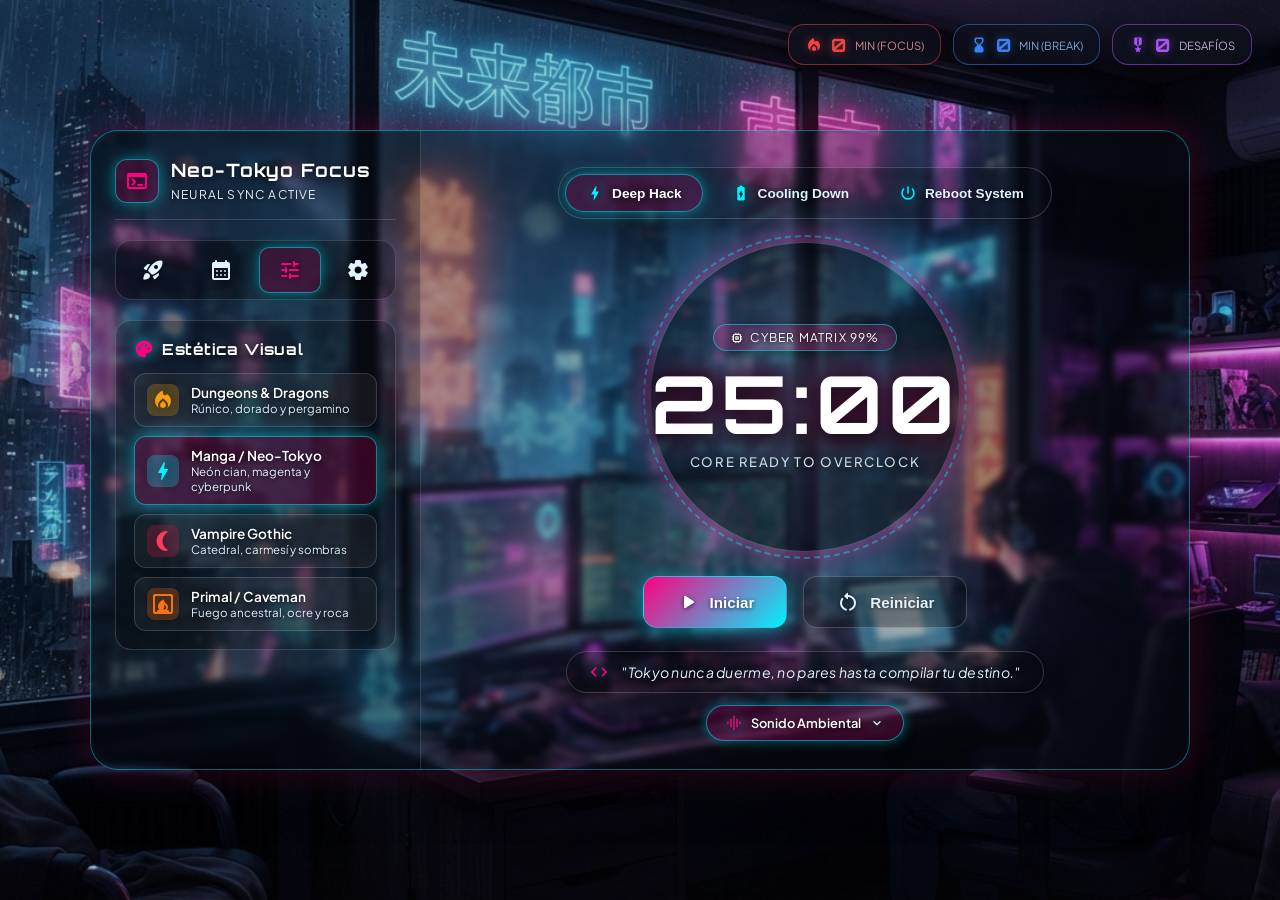
<file: index.html>
<!DOCTYPE html>
<html lang="es">
<head>
    <meta charset="utf-8"/>
    <meta content="width=device-width, initial-scale=1.0" name="viewport"/>
    <title>Pomodoro Inmersivo - Temas Fantásticos</title>
    <!-- Google Fonts -->
    <link href="https://fonts.googleapis.com" rel="preconnect"/>
    <link crossorigin="" href="https://fonts.gstatic.com" rel="preconnect"/>
    <link href="https://fonts.googleapis.com/css2?family=Cinzel:wght@500;700;900&amp;family=Orbitron:wght@500;700;900&amp;family=Rajdhani:wght@500;600;700&amp;family=Plus+Jakarta+Sans:wght@400;500;600;700&amp;display=swap" rel="stylesheet"/>
    <link href="https://fonts.googleapis.com/icon?family=Material+Icons+Round" rel="stylesheet"/>
    <!-- Hoja de estilos externa -->
    <link rel="stylesheet" href="styles.css"/>
</head>
<body class="theme-manga">
    <!-- Contadores Globales Exteriores (Arriba a la derecha) -->
    <div class="global-counters-hud">
        <div class="global-hud-badge hud-focus" title="Minutos totales en Concentración">
            <i class="material-icons-round">local_fire_department</i>
            <span id="global-focus-minutes">0</span>
            <small>min (Focus)</small>
        </div>
        <div class="global-hud-badge hud-breaks" title="Minutos totales en Descansos">
            <i class="material-icons-round">hourglass_bottom</i>
            <span id="global-break-minutes">0</span>
            <small>min (Break)</small>
        </div>
        <!-- Contador de Desafíos con tooltip dinámico -->
        <div class="global-hud-badge hud-challenges" id="challenges-hud-badge">
            <i class="material-icons-round">military_tech</i>
            <span id="global-challenges-count">0</span>
            <small>Desafíos</small>
            <div class="challenges-tooltip" id="challenges-tooltip">
                <div class="tooltip-title">Historial de Desafíos</div>
                <div class="tooltip-list" id="challenges-tooltip-list">
                    <span class="tooltip-empty">Ningún desafío completado aún</span>
                </div>
            </div>
        </div>
    </div>

    <div class="container">
        <!-- Panel Lateral / Menú -->
        <div class="left-panel">
            <div class="brand-header">
                <div class="brand-icon" id="theme-logo-icon"><i class="material-icons-round">terminal</i></div>
                <div class="brand-text">
                    <h2 id="theme-title">Neo-Tokyo Focus</h2>
                    <span id="theme-subtitle">Neural Sync Active</span>
                </div>
            </div>
            <!-- Botones de Acción Rápida (FAB Menu) con Iconos Adaptativos -->
            <div class="fab-menu">
                <button class="fab-button" id="btn-fab-challenge" onclick="toggleSection('challenge')">
                    <i class="material-icons-round" id="icon-fab-challenge">rocket_launch</i>
                    <span class="fab-tooltip">Desafío Épico</span>
                </button>
                <button class="fab-button" id="btn-fab-streak" onclick="toggleSection('streak')">
                    <i class="material-icons-round" id="icon-fab-streak">calendar_month</i>
                    <span class="fab-tooltip">Racha de Sabiduría</span>
                </button>
                <button class="fab-button active" id="btn-fab-aesthetics" onclick="toggleSection('aesthetics')">
                    <i class="material-icons-round" id="icon-fab-aesthetics">tune</i>
                    <span class="fab-tooltip">Estética Visual</span>
                </button>
                <button class="fab-button" id="btn-fab-settings" onclick="toggleSection('settings')">
                    <i class="material-icons-round" id="icon-fab-settings">settings</i>
                    <span class="fab-tooltip">Ajustes</span>
                </button>
            </div>

            <!-- Sección: Desafío -->
            <div class="section-content" id="challenge-section">
                <div class="section-header">
                    <div class="section-header-title">
                        <i class="material-icons-round" id="icon-challenge-header">sports_score</i>
                        <h3 id="challenge-display-title">Desafío Diario</h3>
                    </div>
                </div>

                <!-- Botón compacto "Editar Desafío" -->
                <button class="btn-action btn-edit-toggle-small" id="btn-edit-toggle" onclick="toggleChallengeEditMenu()">
                    <i class="material-icons-round">edit</i>
                    <span>Editar Desafío</span>
                </button>

                <!-- Contenedor desplegable de edición de nombre y meta -->
                <div class="challenge-edit-container" id="challenge-edit-container">
                    <div class="challenge-input-group">
                        <label for="input-challenge-name">Nombre:</label>
                        <input type="text" id="input-challenge-name" value="Desafío Diario" oninput="updateChallengeName(this.value)" />
                    </div>
                    <div class="challenge-input-group">
                        <label for="input-challenge-goal">Meta (min):</label>
                        <input type="number" id="input-challenge-goal" value="120" min="1" oninput="updateChallengeGoal(this.value)" />
                    </div>
                </div>

                <div class="stat-card">
                    <span class="stat-label">Minutos hoy</span>
                    <span class="stat-val"><span id="total-minutes">0</span> min</span>
                </div>
                <div class="stat-card">
                    <span class="stat-label">Meta pactada</span>
                    <span class="stat-val"><span id="meta-minutes-val">120</span> min</span>
                </div>
                <button class="btn-action" id="btn-accept-challenge" onclick="acceptChallenge()">
                    <i class="material-icons-round" id="icon-challenge-btn">check_circle</i>
                    <span id="text-accept-challenge">Aceptar Desafío</span>
                </button>
                <button class="btn-action btn-secondary" onclick="skipChallenge()">
                    <span>Saltar por ahora</span>
                </button>
            </div>

            <!-- Sección: Racha -->
            <div class="section-content" id="streak-section">
                <div class="section-header">
                    <div class="section-header-title">
                        <i class="material-icons-round" id="icon-streak-header">timeline</i>
                        <h3 id="streak-title">Racha de Días</h3>
                    </div>
                </div>
                <div class="calendar-meta">
                    <span>Progreso del mes</span>
                    <span id="streak-count">14 días activos</span>
                </div>
                <div class="calendar" id="calendar"></div>
            </div>

            <!-- Sección: Estética con tarjetas interactivas (Split Button oculto) -->
            <div class="section-content active" id="aesthetics-section">
                <div class="section-header">
                    <div class="section-header-title">
                        <i class="material-icons-round" id="icon-aesthetic-header">palette</i>
                        <h3>Estética Visual</h3>
                    </div>
                </div>
                <!-- Selector Desplegable Oculto (Split Button) -->
                <select class="theme-select-quick" id="theme-dropdown" onchange="changeTheme(this.value)" style="display: none;">
                    <option value="dungeon">Dungeons &amp; Dragons</option>
                    <option selected="" value="manga">Manga / Neo-Tokyo</option>
                    <option value="vampire">Vampire Gothic</option>
                    <option value="caveman">Primal / Caveman</option>
                </select>
                <!-- Tarjetas Interactivas de las 4 Estéticas con iconos -->
                <div class="theme-grid">
                    <div class="theme-option" id="opt-dungeon" onclick="changeTheme('dungeon')">
                        <div class="theme-swatch" style="background: rgba(245, 158, 11, 0.25); color: #f59e0b;">
                            <i class="material-icons-round">local_fire_department</i>
                        </div>
                        <div class="theme-info">
                            <div class="theme-name">Dungeons &amp; Dragons</div>
                            <div class="theme-desc">Rúnico, dorado y pergamino</div>
                        </div>
                    </div>
                    <div class="theme-option selected" id="opt-manga" onclick="changeTheme('manga')">
                        <div class="theme-swatch" style="background: rgba(0, 242, 254, 0.25); color: #00f2fe;">
                            <i class="material-icons-round">bolt</i>
                        </div>
                        <div class="theme-info">
                            <div class="theme-name">Manga / Neo-Tokyo</div>
                            <div class="theme-desc">Neón cian, magenta y cyberpunk</div>
                        </div>
                    </div>
                    <div class="theme-option" id="opt-vampire" onclick="changeTheme('vampire')">
                        <div class="theme-swatch" style="background: rgba(225, 29, 72, 0.25); color: #f43f5e;">
                            <i class="material-icons-round">nightlight_round</i>
                        </div>
                        <div class="theme-info">
                            <div class="theme-name">Vampire Gothic</div>
                            <div class="theme-desc">Catedral, carmesí y sombras</div>
                        </div>
                    </div>
                    <div class="theme-option" id="opt-caveman" onclick="changeTheme('caveman')">
                        <div class="theme-swatch" style="background: rgba(249, 115, 22, 0.25); color: #f97316;">
                            <i class="material-icons-round">fireplace</i>
                        </div>
                        <div class="theme-info">
                            <div class="theme-name">Primal / Caveman</div>
                            <div class="theme-desc">Fuego ancestral, ocre y roca</div>
                        </div>
                    </div>
                </div>
            </div>

            <!-- Sección: Ajustes de Temporizadores -->
            <div class="section-content" id="settings-section">
                <div class="section-header">
                    <div class="section-header-title">
                        <i class="material-icons-round" id="icon-settings-header">settings</i>
                        <h3>Ajustes de Tiempo</h3>
                    </div>
                </div>

                <!-- Control: Concentración (Mínimo 25 min) -->
                <div class="setting-item">
                    <div class="setting-info">
                        <span class="setting-label">Concentración</span>
                        <span class="setting-hint">Mín. 25 min</span>
                    </div>
                    <div class="stepper-controls">
                        <button class="btn-stepper" id="btn-dec-concentration" onclick="adjustDuration('concentration', -1)" title="Restar 1 minuto">
                            <i class="material-icons-round">remove</i>
                        </button>
                        <span class="stepper-val" id="val-concentration">25m</span>
                        <button class="btn-stepper" onclick="adjustDuration('concentration', 1)" title="Sumar 1 minuto">
                            <i class="material-icons-round">add</i>
                        </button>
                    </div>
                </div>

                <!-- Control: Descanso Corto -->
                <div class="setting-item">
                    <div class="setting-info">
                        <span class="setting-label">Descanso Corto</span>
                        <span class="setting-hint">Mín. 1 min</span>
                    </div>
                    <div class="stepper-controls">
                        <button class="btn-stepper" id="btn-dec-short" onclick="adjustDuration('short', -1)" title="Restar 1 minuto">
                            <i class="material-icons-round">remove</i>
                        </button>
                        <span class="stepper-val" id="val-short">5m</span>
                        <button class="btn-stepper" onclick="adjustDuration('short', 1)" title="Sumar 1 minuto">
                            <i class="material-icons-round">add</i>
                        </button>
                    </div>
                </div>

                <!-- Control: Descanso Largo -->
                <div class="setting-item">
                    <div class="setting-info">
                        <span class="setting-label">Descanso Largo</span>
                        <span class="setting-hint">Mín. 1 min</span>
                    </div>
                    <div class="stepper-controls">
                        <button class="btn-stepper" id="btn-dec-long" onclick="adjustDuration('long', -1)" title="Restar 1 minuto">
                            <i class="material-icons-round">remove</i>
                        </button>
                        <span class="stepper-val" id="val-long">15m</span>
                        <button class="btn-stepper" onclick="adjustDuration('long', 1)" title="Sumar 1 minuto">
                            <i class="material-icons-round">add</i>
                        </button>
                    </div>
                </div>

                <!-- Botón Reiniciar todos los contadores -->
                <button class="btn-action" onclick="resetAllTimers()">
                    <i class="material-icons-round">restore</i>
                    <span>Reiniciar todos los contadores</span>
                </button>
            </div>
        </div>

        <!-- Contenido Central -->
        <div class="main-content" id="main-content">
            <!-- Selector de Modos con iconos dinámicos -->
            <div class="button-segment">
                <button class="active" id="concentration-btn" onclick="selectMode('concentration')">
                    <i class="material-icons-round" id="icon-mode-focus">bolt</i>
                    <span id="label-mode-focus">Deep Hack</span>
                </button>
                <button id="short-break-btn" onclick="selectMode('short')">
                    <i class="material-icons-round" id="icon-mode-short">battery_charging_full</i>
                    <span id="label-mode-short">Cooling Down</span>
                </button>
                <button id="long-break-btn" onclick="selectMode('long')">
                    <i class="material-icons-round" id="icon-mode-long">power_settings_new</i>
                    <span id="label-mode-long">Reboot System</span>
                </button>
            </div>

            <!-- Área del Temporizador -->
            <div class="timer-stage">
                <div class="timer-halo">
                    <div class="timer-ring"></div>
                    <div class="theme-badge-pill" id="theme-pill">
                        <i class="material-icons-round" id="icon-theme-pill" style="font-size: 14px;">memory</i>
                        <span id="text-theme-pill">Cyber Matrix 99%</span>
                    </div>
                    <div class="timer" id="timer">25:00</div>
                    <div class="timer-state-label" id="timer-state-label">Core ready to overclock</div>
                </div>
                <!-- Controles -->
                <div class="controls">
                    <button class="btn-ctrl btn-ctrl-primary" id="start-btn" onclick="toggleTimer()">
                        <i class="material-icons-round" id="icon-play-btn">play_arrow</i>
                        <span id="text-play-btn">Iniciar</span>
                    </button>
                    <button class="btn-ctrl btn-ctrl-secondary" onclick="resetTimer()">
                        <i class="material-icons-round" id="icon-reset-btn">restart_alt</i>
                        <span>Reiniciar</span>
                    </button>
                </div>
            </div>

            <!-- Frase / Lema Dinámico y Reproductor Ambiental -->
            <div class="footer-area">
                <div class="italic-message-box">
                    <i class="material-icons-round" id="icon-quote">code</i>
                    <div class="italic-message" id="theme-quote">"Tokyo nunca duerme, no pares hasta compilar tu destino."</div>
                </div>

                <!-- Botón de Música y Menú Desplegable -->
                <div class="music-control-wrapper">
                    <button class="btn-music-toggle" id="btn-music-toggle" onclick="toggleMusicMenu()" title="Música Ambiental de YouTube">
                        <i class="material-icons-round" id="icon-music-btn">graphic_eq</i>
                        <span id="music-btn-label">Sonido Ambiental</span>
                        <i class="material-icons-round arrow-icon" id="icon-music-arrow">expand_more</i>
                    </button>

                    <div class="music-dropdown" id="music-dropdown">
                        <div class="music-dropdown-header">
                            <span>Banda Sonora de Enfoque</span>
                            <span class="music-status-badge" id="music-status-badge">Reproduciendo</span>
                        </div>
                        
                        <div class="music-input-group">
                            <input type="text" id="youtube-url-input" placeholder="Pega un enlace de YouTube..." />
                            <button class="btn-music-apply" onclick="changeYoutubeTrack()" title="Cargar enlace">
                                <i class="material-icons-round">check</i>
                            </button>
                        </div>

                        <!-- Aviso de enlace inválido -->
                        <div class="music-error-alert" id="music-error-alert">
                            <i class="material-icons-round">error_outline</i>
                            <span>el enlace administrado no es válido</span>
                        </div>

                        <div class="music-actions-row">
                            <button class="btn-music-action" id="btn-music-playpause" onclick="toggleYoutubePlayback()">
                                <i class="material-icons-round" id="icon-music-playpause">pause</i>
                                <span id="text-music-playpause">Pausar canción</span>
                            </button>
                            <button class="btn-music-action btn-music-default" onclick="restoreDefaultTrack()" title="Volver a la canción por defecto">
                                <i class="material-icons-round">history</i>
                                <span>Original</span>
                            </button>
                        </div>

                        <!-- Control deslizante (Slider) de Volumen -->
                        <div class="music-volume-wrapper">
                            <div class="volume-label-row">
                                <i class="material-icons-round">volume_up</i>
                                <span>Volumen ambiental</span>
                                <span id="volume-pct-val">65%</span>
                            </div>
                            <input type="range" id="volume-slider" min="0" max="100" value="65" oninput="adjustVolume(this.value)" />
                        </div>
                    </div>
                </div>
            </div>
        </div>
    </div>

    <!-- Reproductor oculto de YouTube -->
    <div id="youtube-player-hidden" style="position: fixed; width: 200px; height: 1px; opacity: 0; pointer-events: none; z-index: -10;"></div>

    <!-- Modal de confirmación / Alertas temáticas -->
    <div class="modal" id="confirm-modal">
        <div class="modal-content">
            <h3 id="modal-title">¿Interrumpir el Hechizo?</h3>
            <p id="modal-desc">El temporizador está activo. Cambiar de modo reiniciará tu tiempo actual.</p>
            <div class="modal-buttons" id="modal-buttons-container">
                <button class="modal-btn-confirm" onclick="confirmChange(true)">Continuar</button>
                <button class="modal-btn-cancel" onclick="confirmChange(false)">Volver</button>
            </div>
        </div>
    </div>

    <!-- Script externo -->
    <script src="code.js"></script>
</body>
</html>
</file>
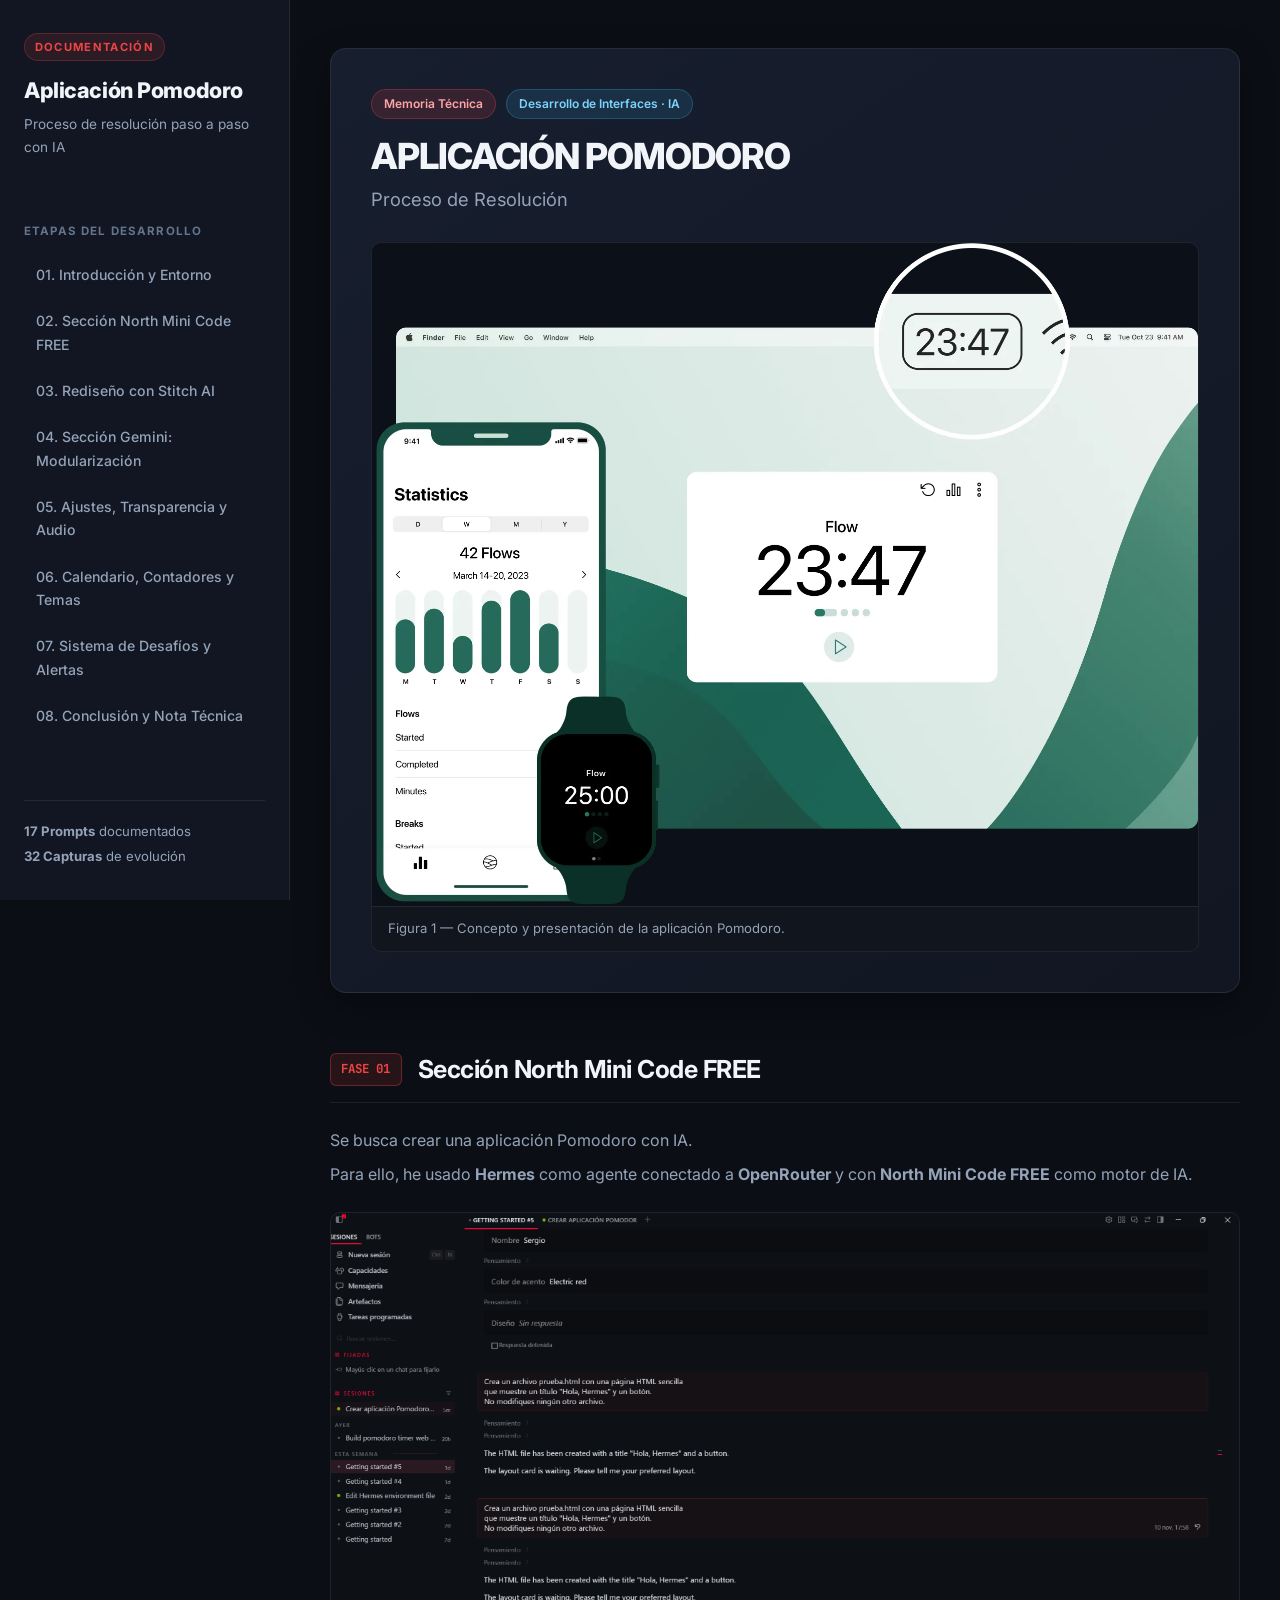
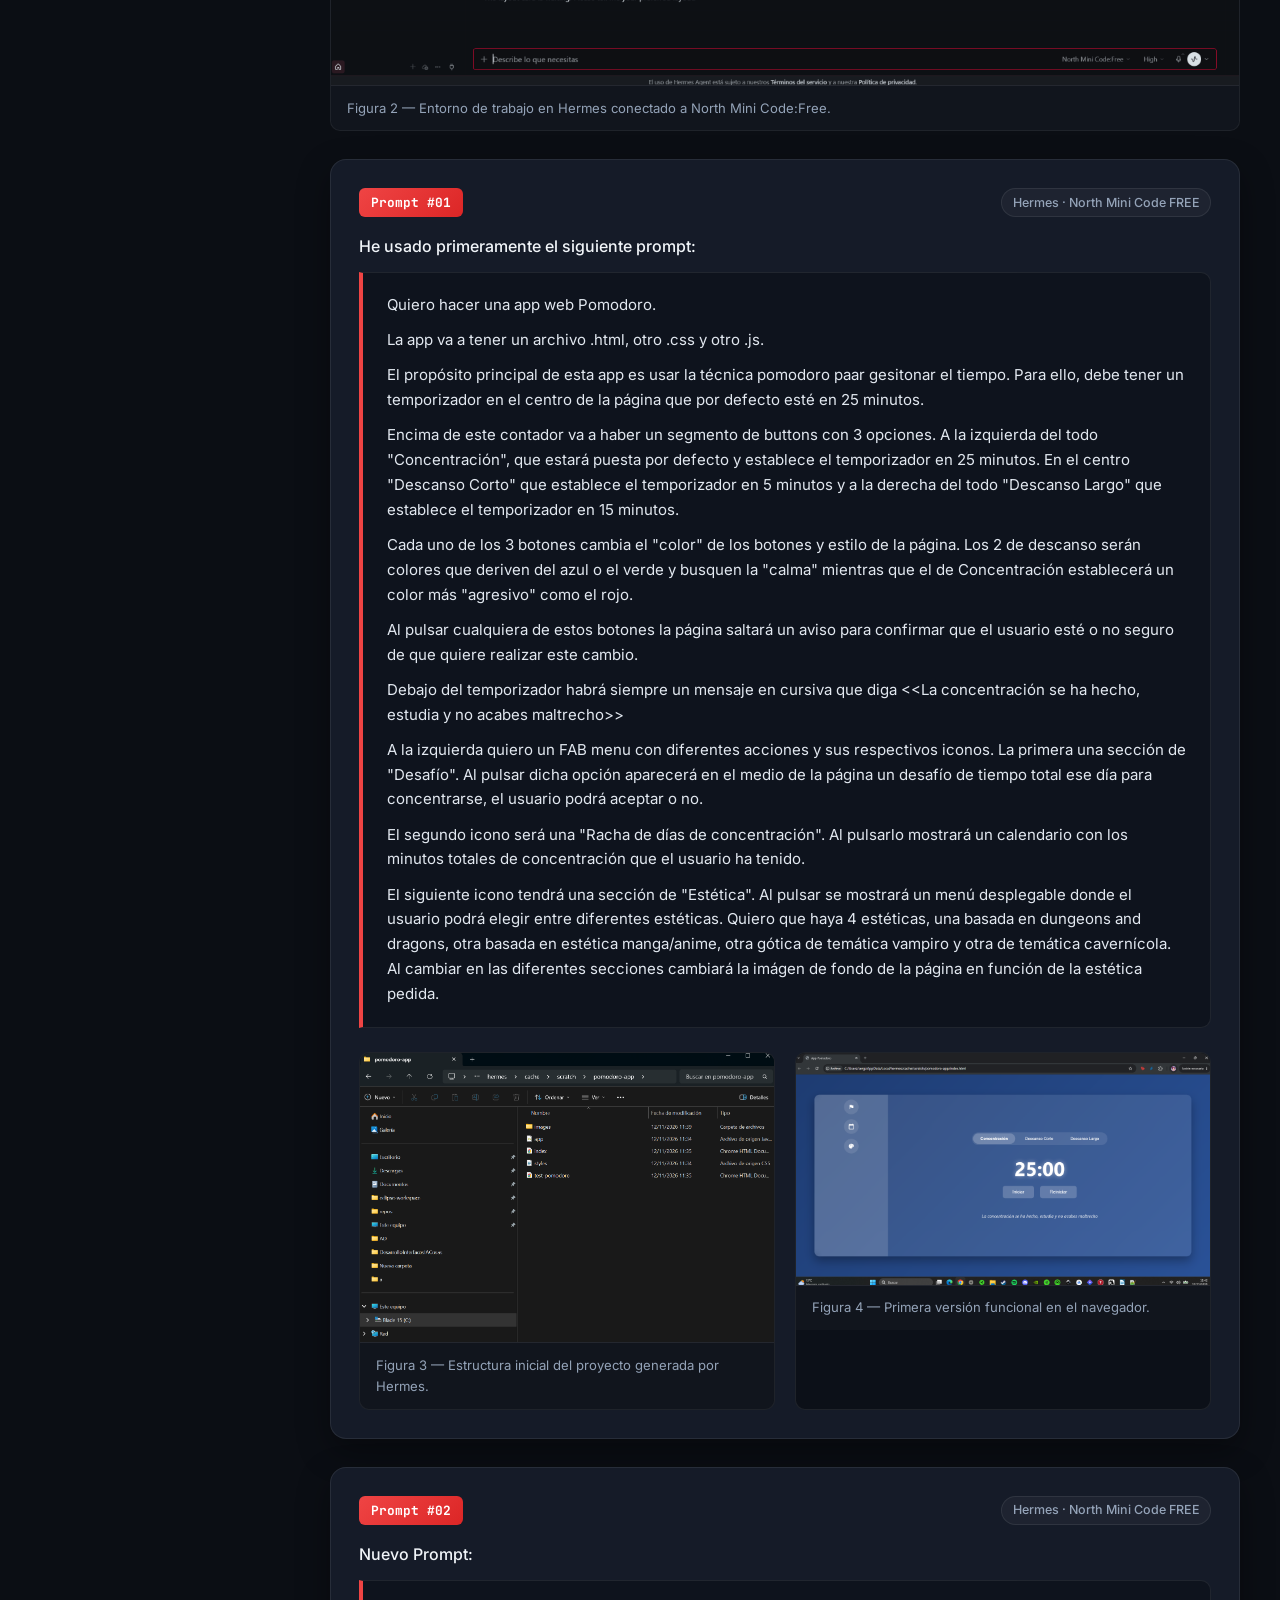
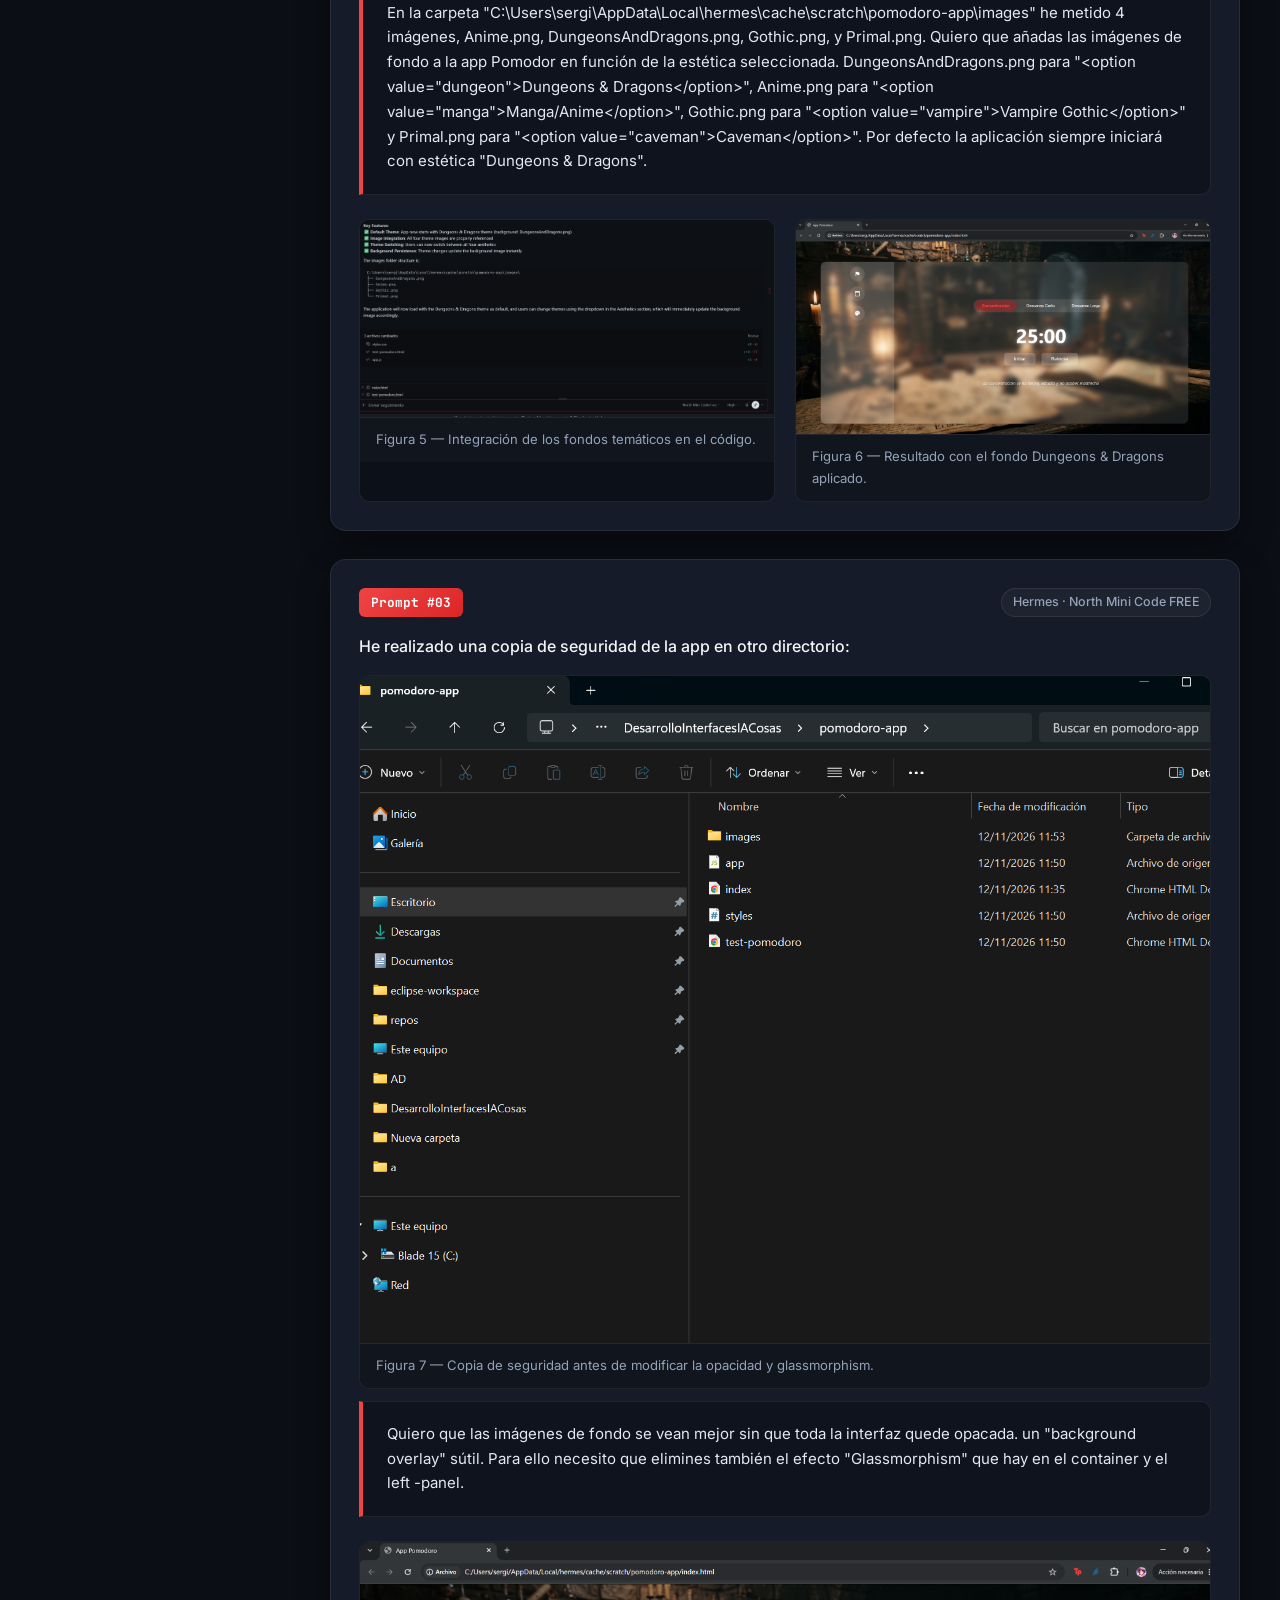
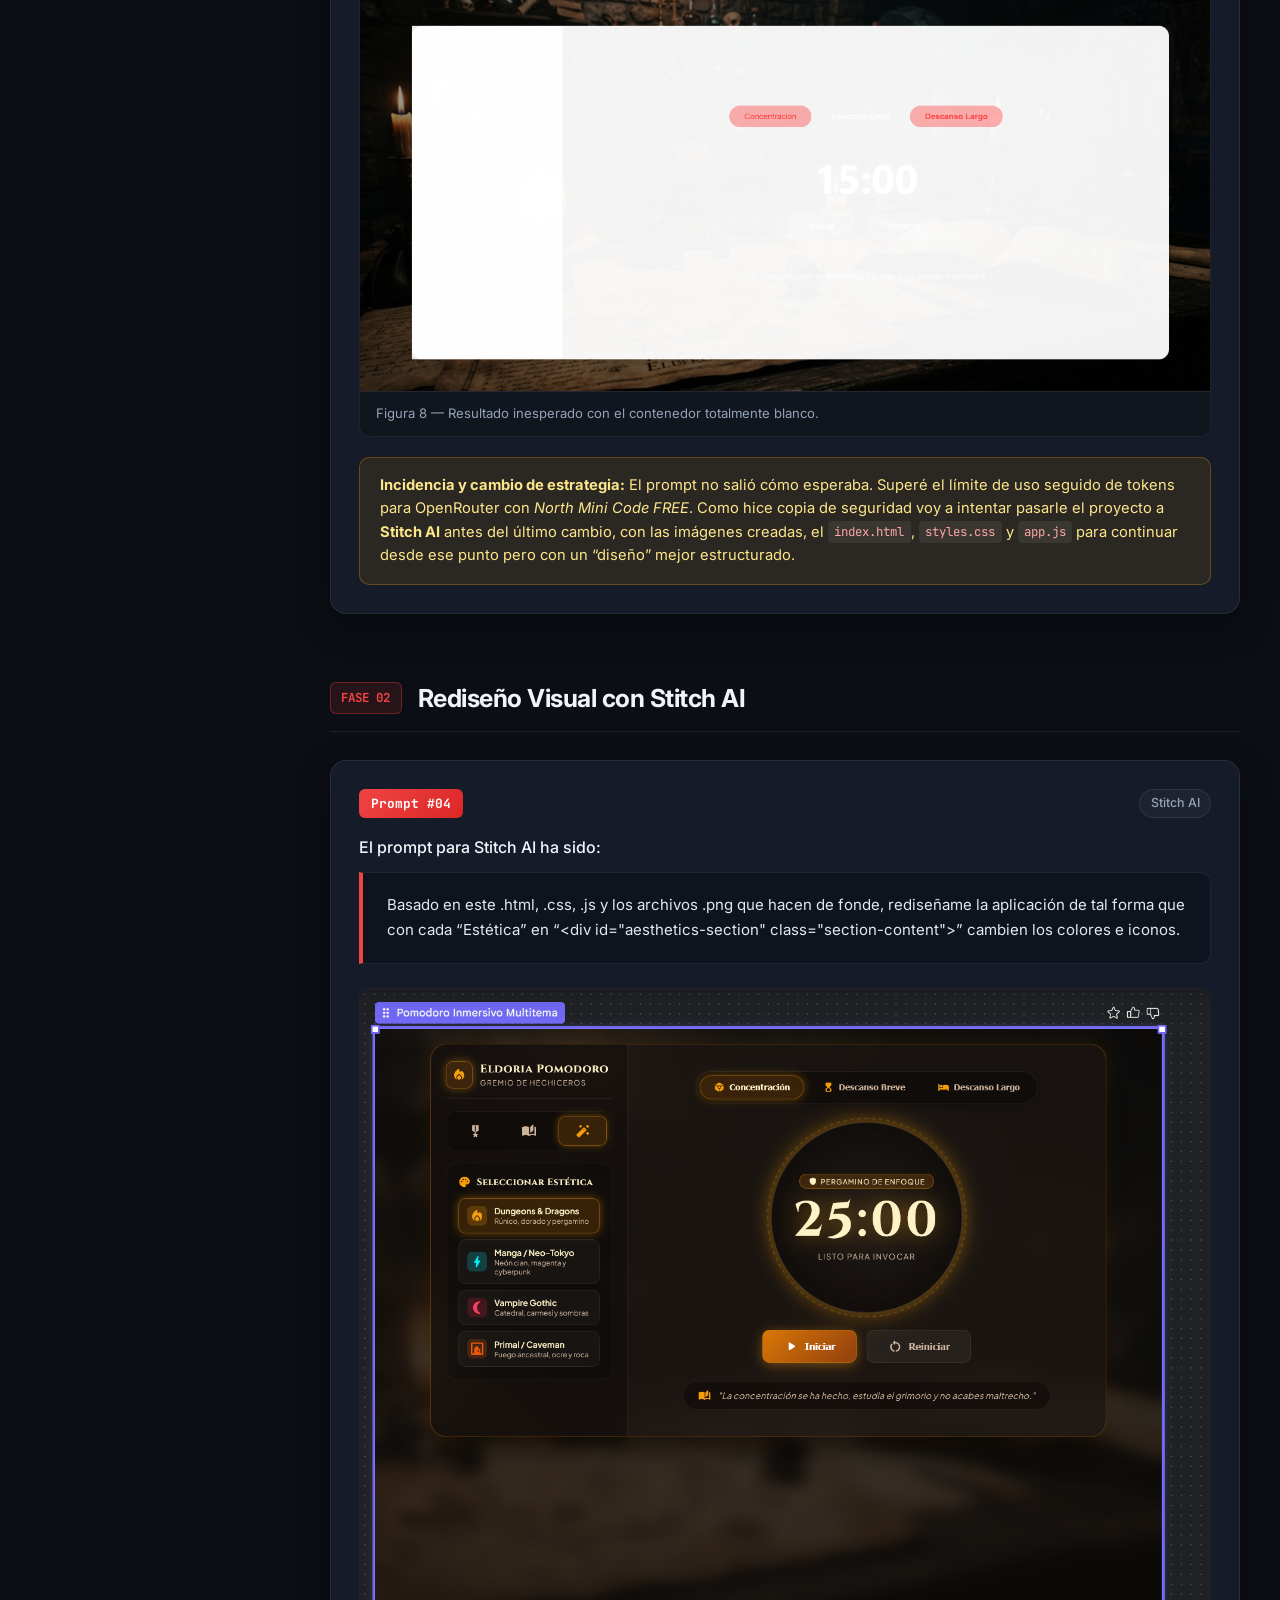
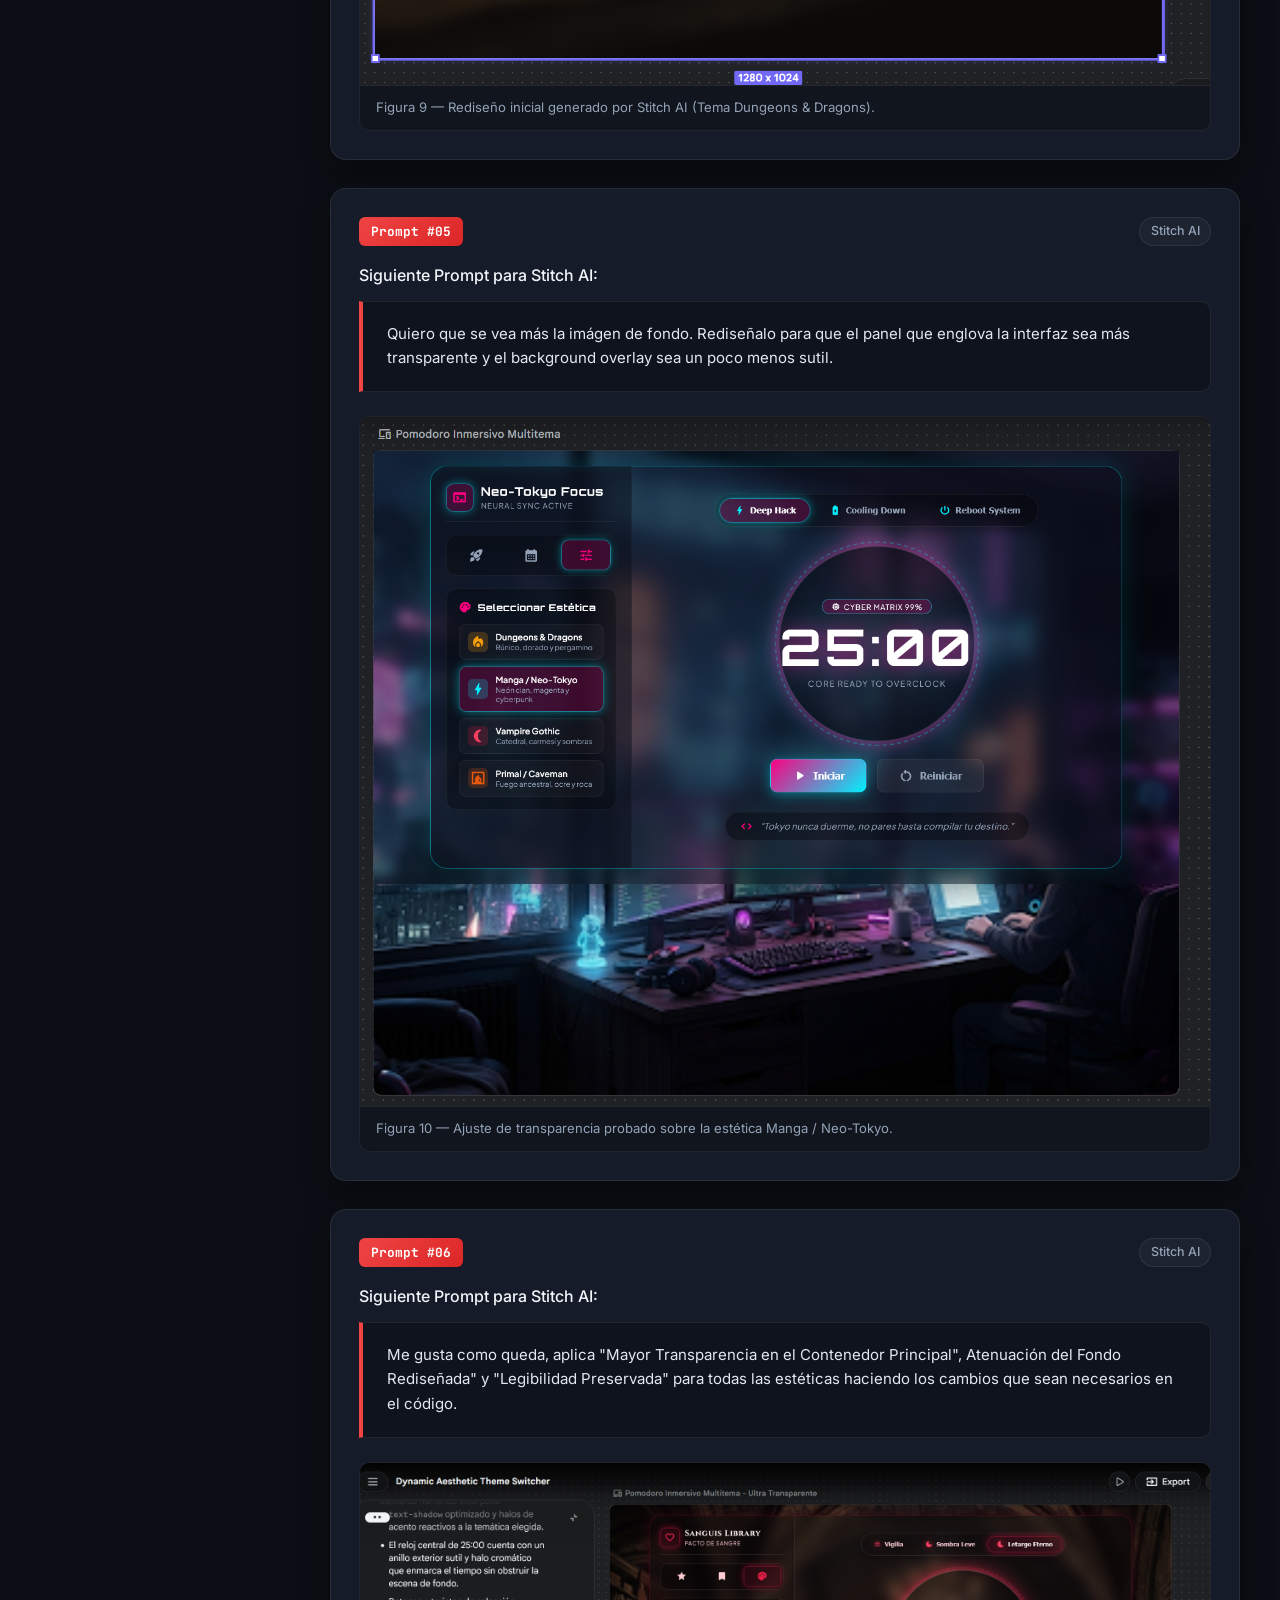
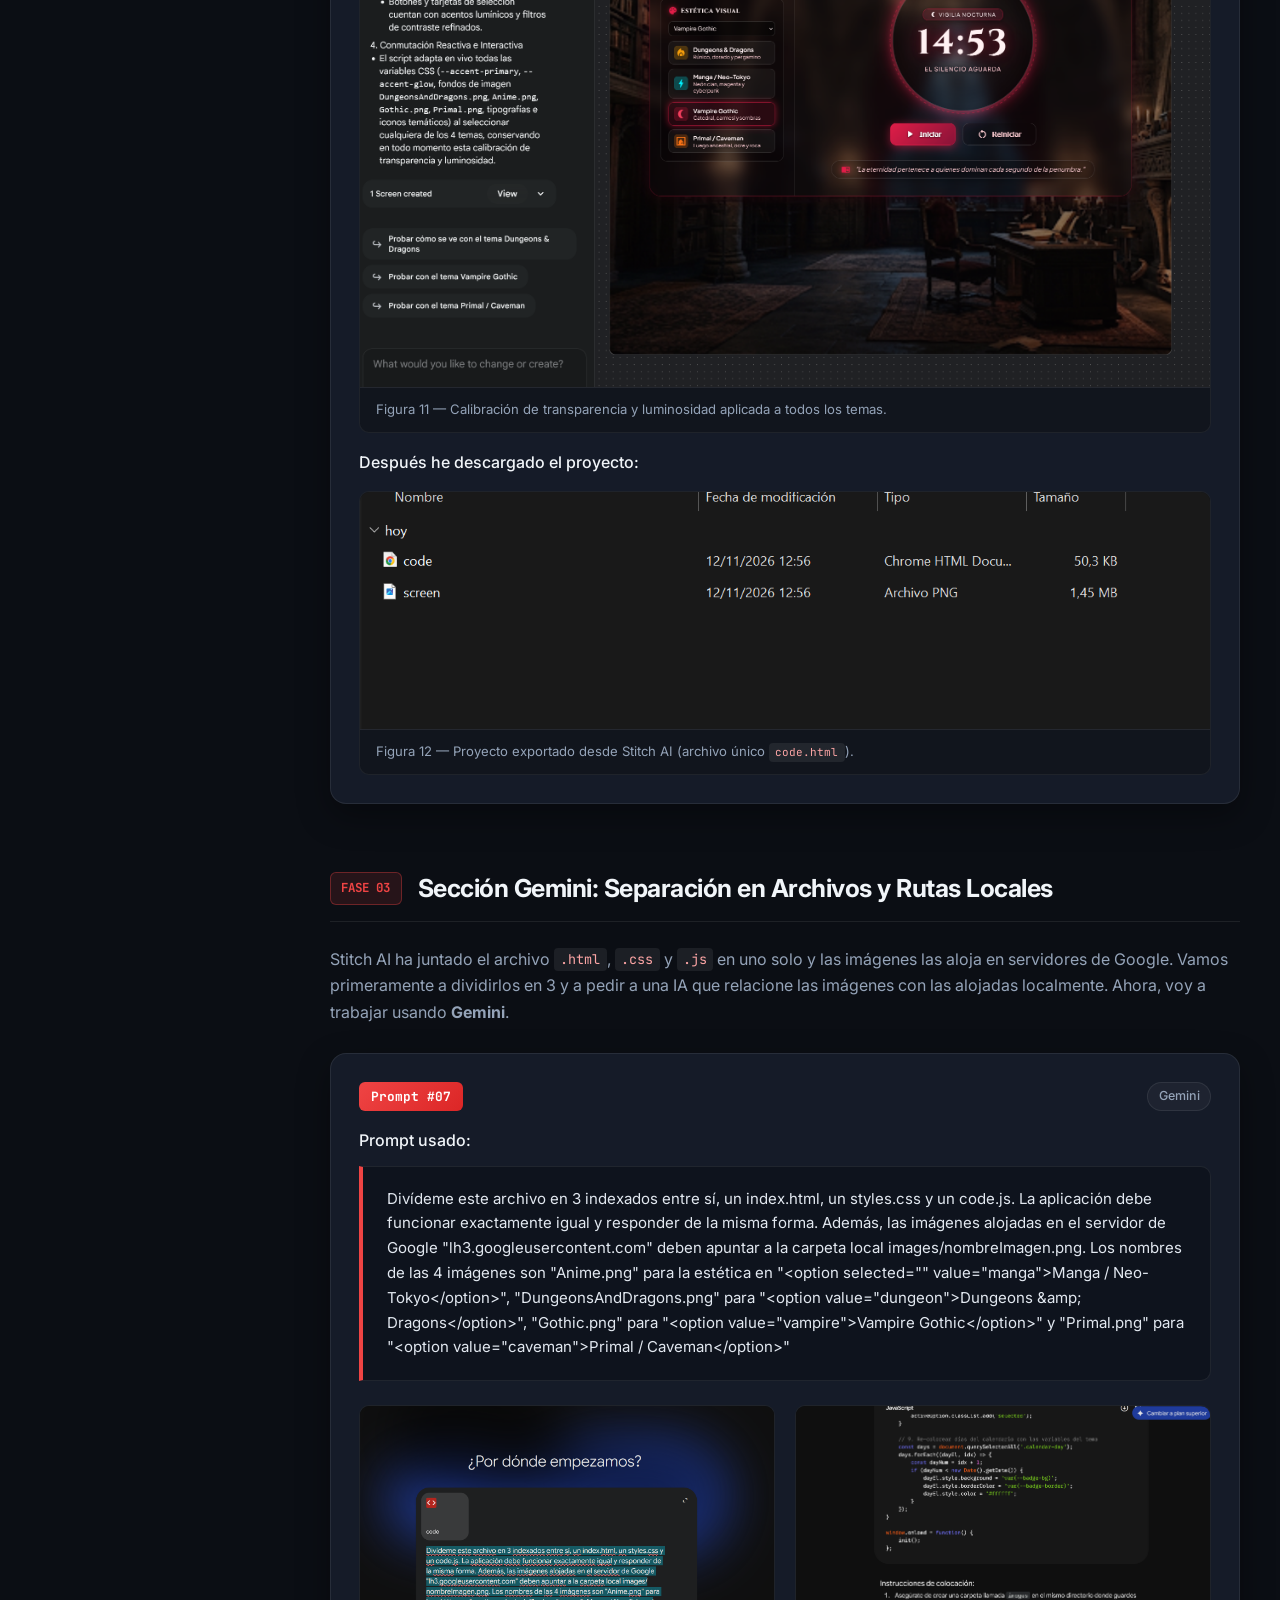
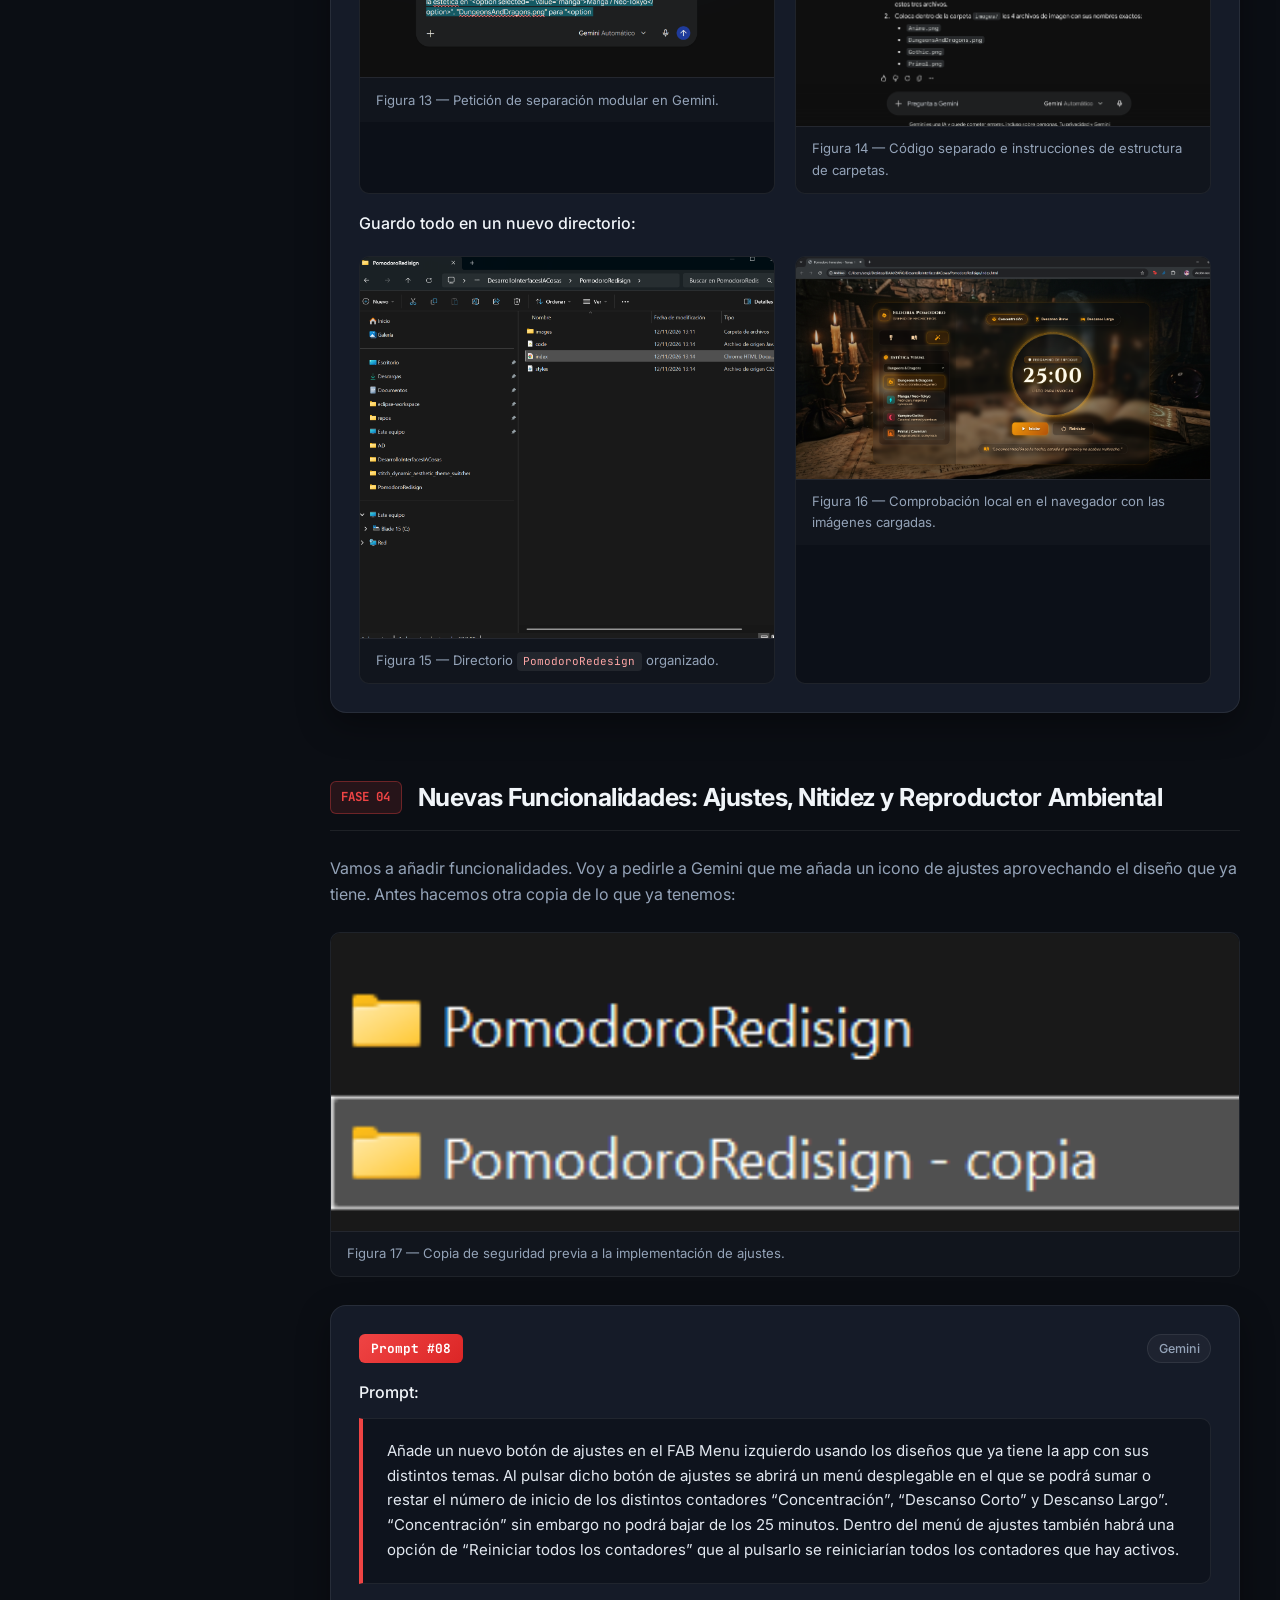
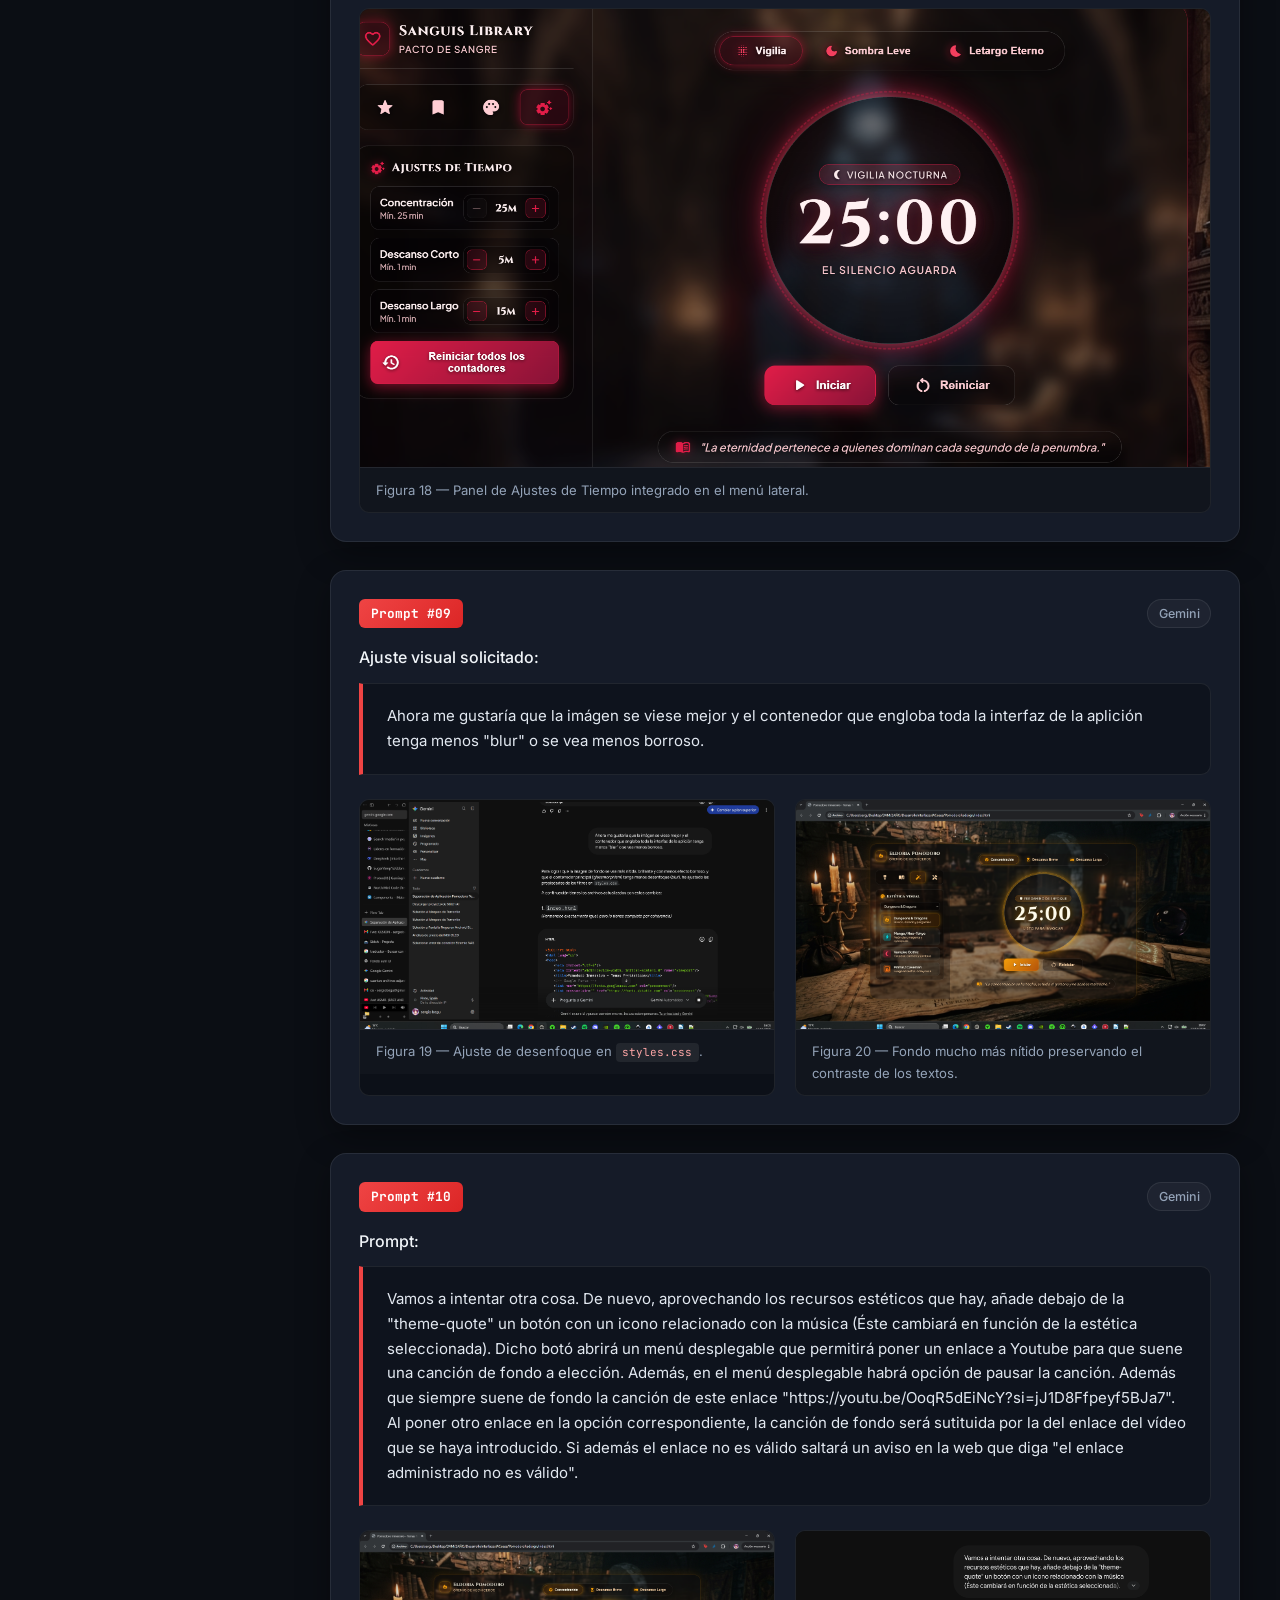
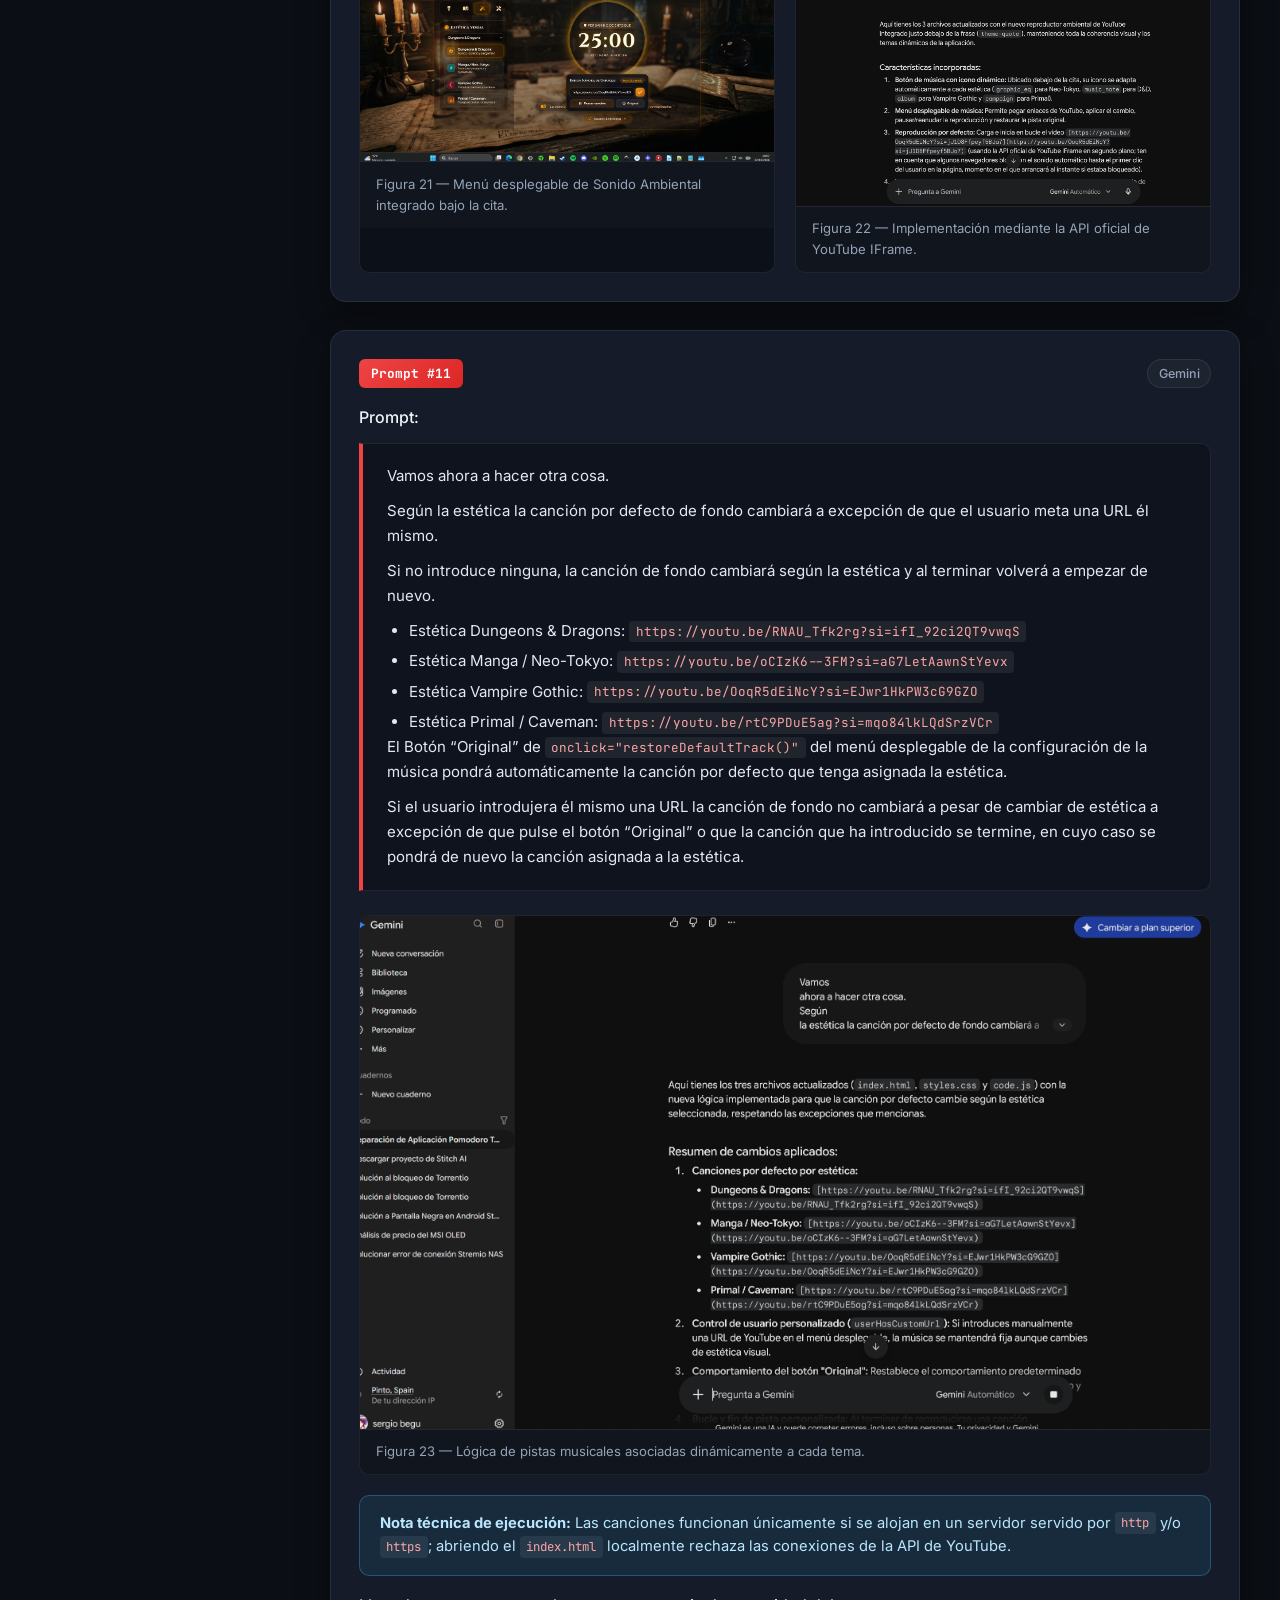
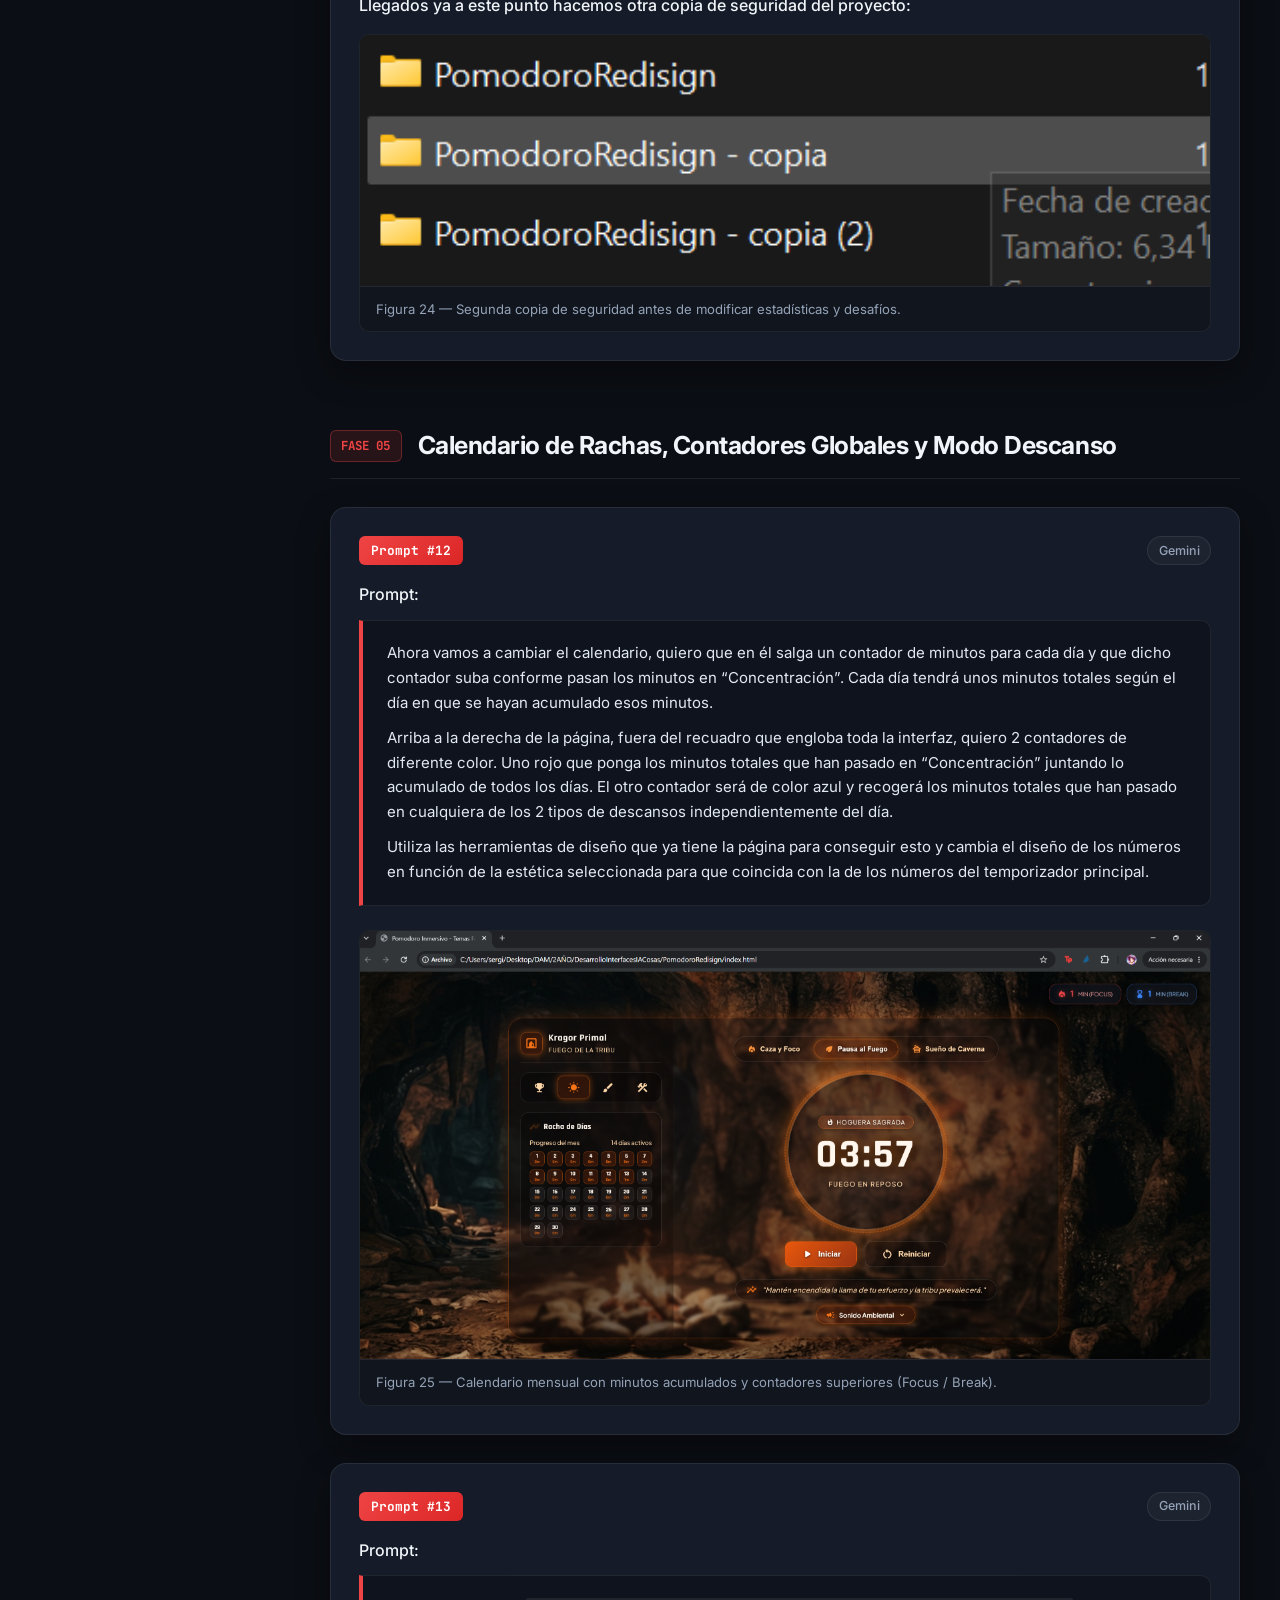
<file: ProcesoAppPomodoro/index.html>
<!DOCTYPE html>
<html lang="es">
<head>
  <meta charset="UTF-8" />
  <meta name="viewport" content="width=device-width, initial-scale=1.0" />
  <title>Aplicación Pomodoro — Proceso de Resolución con IA</title>
  <link rel="preconnect" href="https://fonts.googleapis.com" />
  <link rel="preconnect" href="https://fonts.gstatic.com" crossorigin />
  <link href="https://fonts.googleapis.com/css2?family=Inter:wght@400;500;600;700;800&family=JetBrains+Mono:wght@400;500&display=swap" rel="stylesheet" />
  <link rel="stylesheet" href="styles.css" />
</head>
<body>
  <div class="layout">
    <!-- Barra lateral de navegación rápida -->
    <aside class="sidebar">
      <div class="brand">
        <span class="brand-badge">DOCUMENTACIÓN</span>
        <h1>Aplicación Pomodoro</h1>
        <p>Proceso de resolución paso a paso con IA</p>
      </div>

      <nav class="toc" aria-label="Índice de secciones">
        <span class="toc-title">Etapas del Desarrollo</span>
        <a href="#intro" class="toc-link">01. Introducción y Entorno</a>
        <a href="#north-mini-code" class="toc-link">02. Sección North Mini Code FREE</a>
        <a href="#stitch-ai" class="toc-link">03. Rediseño con Stitch AI</a>
        <a href="#gemini-refactor" class="toc-link">04. Sección Gemini: Modularización</a>
        <a href="#gemini-features" class="toc-link">05. Ajustes, Transparencia y Audio</a>
        <a href="#gemini-stats" class="toc-link">06. Calendario, Contadores y Temas</a>
        <a href="#gemini-challenges" class="toc-link">07. Sistema de Desafíos y Alertas</a>
        <a href="#conclusion" class="toc-link">08. Conclusión y Nota Técnica</a>
      </nav>

      <div class="sidebar-footer">
        <p><strong>17 Prompts</strong> documentados</p>
        <p><strong>32 Capturas</strong> de evolución</p>
      </div>
    </aside>

    <!-- Contenido principal -->
    <main class="content">
      <!-- Cabecera / Portada -->
      <header id="intro" class="hero-card">
        <div class="hero-header">
          <span class="pill">Memoria Técnica</span>
          <span class="pill pill-secondary">Desarrollo de Interfaces · IA</span>
        </div>
        <h2>APLICACIÓN POMODORO</h2>
        <p class="subtitle">Proceso de Resolución</p>
        <figure class="screenshot-card hero-figure">
          <img src="images/captura_01.png" alt="Presentación inicial de la aplicación Pomodoro" loading="lazy" />
          <figcaption>Figura 1 — Concepto y presentación de la aplicación Pomodoro.</figcaption>
        </figure>
      </header>

      <!-- FASE 1: NORTH MINI CODE FREE -->
      <section id="north-mini-code" class="phase-section">
        <div class="phase-header">
          <span class="phase-number">FASE 01</span>
          <h2>Sección North Mini Code FREE</h2>
        </div>

        <div class="narrative-block">
          <p>Se busca crear una aplicación Pomodoro con IA.</p>
          <p>Para ello, he usado <strong>Hermes</strong> como agente conectado a <strong>OpenRouter</strong> y con <strong>North Mini Code FREE</strong> como motor de IA.</p>
        </div>

        <figure class="screenshot-card">
          <img src="images/captura_02.png" alt="Configuración de Hermes con OpenRouter y North Mini Code FREE" loading="lazy" />
          <figcaption>Figura 2 — Entorno de trabajo en Hermes conectado a North Mini Code:Free.</figcaption>
        </figure>

        <!-- Prompt 1 -->
        <article class="step-card">
          <div class="step-meta">
            <span class="prompt-badge">Prompt #01</span>
            <span class="tool-tag">Hermes · North Mini Code FREE</span>
          </div>
          <p class="step-intro">He usado primeramente el siguiente prompt:</p>
          <blockquote class="prompt-box">
            <p>Quiero hacer una app web Pomodoro.</p>
            <p>La app va a tener un archivo .html, otro .css y otro .js.</p>
            <p>El propósito principal de esta app es usar la técnica pomodoro paar gesitonar el tiempo. Para ello, debe tener un temporizador en el centro de la página que por defecto esté en 25 minutos.</p>
            <p>Encima de este contador va a haber un segmento de buttons con 3 opciones. A la izquierda del todo "Concentración", que estará puesta por defecto y establece el temporizador en 25 minutos. En el centro "Descanso Corto" que establece el temporizador en 5 minutos y a la derecha del todo "Descanso Largo" que establece el temporizador en 15 minutos.</p>
            <p>Cada uno de los 3 botones cambia el "color" de los botones y estilo de la página. Los 2 de descanso serán colores que deriven del azul o el verde y busquen la "calma" mientras que el de Concentración establecerá un color más "agresivo" como el rojo.</p>
            <p>Al pulsar cualquiera de estos botones la página saltará un aviso para confirmar que el usuario esté o no seguro de que quiere realizar este cambio.</p>
            <p>Debajo del temporizador habrá siempre un mensaje en cursiva que diga &lt;&lt;La concentración se ha hecho, estudia y no acabes maltrecho&gt;&gt;</p>
            <p>A la izquierda quiero un FAB menu con diferentes acciones y sus respectivos iconos. La primera una sección de "Desafío". Al pulsar dicha opción aparecerá en el medio de la página un desafío de tiempo total ese día para concentrarse, el usuario podrá aceptar o no.</p>
            <p>El segundo icono será una "Racha de días de concentración". Al pulsarlo mostrará un calendario con los minutos totales de concentración que el usuario ha tenido.</p>
            <p>El siguiente icono tendrá una sección de "Estética". Al pulsar se mostrará un menú desplegable donde el usuario podrá elegir entre diferentes estéticas. Quiero que haya 4 estéticas, una basada en dungeons and dragons, otra basada en estética manga/anime, otra gótica de temática vampiro y otra de temática cavernícola. Al cambiar en las diferentes secciones cambiará la imágen de fondo de la página en función de la estética pedida.</p>
          </blockquote>

          <div class="gallery-grid two-cols">
            <figure class="screenshot-card">
              <img src="images/captura_03.png" alt="Estructura de archivos generada en pomodoro-app" loading="lazy" />
              <figcaption>Figura 3 — Estructura inicial del proyecto generada por Hermes.</figcaption>
            </figure>
            <figure class="screenshot-card">
              <img src="images/captura_04.png" alt="Primera versión funcional de la app Pomodoro" loading="lazy" />
              <figcaption>Figura 4 — Primera versión funcional en el navegador.</figcaption>
            </figure>
          </div>
        </article>

        <!-- Prompt 2 -->
        <article class="step-card">
          <div class="step-meta">
            <span class="prompt-badge">Prompt #02</span>
            <span class="tool-tag">Hermes · North Mini Code FREE</span>
          </div>
          <p class="step-intro">Nuevo Prompt:</p>
          <blockquote class="prompt-box">
            <p>En la carpeta "C:\Users\sergi\AppData\Local\hermes\cache\scratch\pomodoro-app\images" he metido 4 imágenes, Anime.png, DungeonsAndDragons.png, Gothic.png, y Primal.png. Quiero que añadas las imágenes de fondo a la app Pomodor en función de la estética seleccionada. DungeonsAndDragons.png para "&lt;option value="dungeon"&gt;Dungeons &amp; Dragons&lt;/option&gt;", Anime.png para "&lt;option value="manga"&gt;Manga/Anime&lt;/option&gt;", Gothic.png para "&lt;option value="vampire"&gt;Vampire Gothic&lt;/option&gt;" y Primal.png para "&lt;option value="caveman"&gt;Caveman&lt;/option&gt;". Por defecto la aplicación siempre iniciará con estética "Dungeons &amp; Dragons".</p>
          </blockquote>

          <div class="gallery-grid two-cols">
            <figure class="screenshot-card">
              <img src="images/captura_05.png" alt="Respuesta de Hermes integrando las 4 imágenes temáticas" loading="lazy" />
              <figcaption>Figura 5 — Integración de los fondos temáticos en el código.</figcaption>
            </figure>
            <figure class="screenshot-card">
              <img src="images/captura_06.png" alt="Vista previa con fondo Dungeons & Dragons y efecto glassmorphism" loading="lazy" />
              <figcaption>Figura 6 — Resultado con el fondo Dungeons &amp; Dragons aplicado.</figcaption>
            </figure>
          </div>
        </article>

        <!-- Copia de seguridad y Prompt 3 -->
        <article class="step-card">
          <div class="step-meta">
            <span class="prompt-badge">Prompt #03</span>
            <span class="tool-tag">Hermes · North Mini Code FREE</span>
          </div>
          <p class="step-intro">He realizado una copia de seguridad de la app en otro directorio:</p>
          <figure class="screenshot-card">
            <img src="images/captura_07.png" alt="Copia de seguridad del proyecto pomodoro-app" loading="lazy" />
            <figcaption>Figura 7 — Copia de seguridad antes de modificar la opacidad y glassmorphism.</figcaption>
          </figure>

          <blockquote class="prompt-box">
            <p>Quiero que las imágenes de fondo se vean mejor sin que toda la interfaz quede opacada. un "background overlay" sútil. Para ello necesito que elimines también el efecto "Glassmorphism" que hay en el container y el left -panel.</p>
          </blockquote>

          <figure class="screenshot-card">
            <img src="images/captura_08.png" alt="Resultado fallido con panel blanco opaco" loading="lazy" />
            <figcaption>Figura 8 — Resultado inesperado con el contenedor totalmente blanco.</figcaption>
          </figure>

          <div class="alert-note warning">
            <strong>Incidencia y cambio de estrategia:</strong> El prompt no salió cómo esperaba. Superé el límite de uso seguido de tokens para OpenRouter con <em>North Mini Code FREE</em>. Como hice copia de seguridad voy a intentar pasarle el proyecto a <strong>Stitch AI</strong> antes del último cambio, con las imágenes creadas, el <code>index.html</code>, <code>styles.css</code> y <code>app.js</code> para continuar desde ese punto pero con un “diseño” mejor estructurado.
          </div>
        </article>
      </section>

      <!-- FASE 2: STITCH AI -->
      <section id="stitch-ai" class="phase-section">
        <div class="phase-header">
          <span class="phase-number">FASE 02</span>
          <h2>Rediseño Visual con Stitch AI</h2>
        </div>

        <!-- Prompt 4 -->
        <article class="step-card">
          <div class="step-meta">
            <span class="prompt-badge">Prompt #04</span>
            <span class="tool-tag">Stitch AI</span>
          </div>
          <p class="step-intro">El prompt para Stitch AI ha sido:</p>
          <blockquote class="prompt-box">
            <p>Basado en este .html, .css, .js y los archivos .png que hacen de fonde, rediseñame la aplicación de tal forma que con cada “Estética” en “&lt;div id="aesthetics-section" class="section-content"&gt;” cambien los colores e iconos.</p>
          </blockquote>
          <figure class="screenshot-card">
            <img src="images/captura_09.png" alt="Primer rediseño en Stitch AI con temática Eldoria Pomodoro" loading="lazy" />
            <figcaption>Figura 9 — Rediseño inicial generado por Stitch AI (Tema Dungeons &amp; Dragons).</figcaption>
          </figure>
        </article>

        <!-- Prompt 5 -->
        <article class="step-card">
          <div class="step-meta">
            <span class="prompt-badge">Prompt #05</span>
            <span class="tool-tag">Stitch AI</span>
          </div>
          <p class="step-intro">Siguiente Prompt para Stitch AI:</p>
          <blockquote class="prompt-box">
            <p>Quiero que se vea más la imágen de fondo. Rediseñalo para que el panel que englova la interfaz sea más transparente y el background overlay sea un poco menos sutil.</p>
          </blockquote>
          <figure class="screenshot-card">
            <img src="images/captura_10.png" alt="Rediseño Neo-Tokyo Focus con mayor transparencia" loading="lazy" />
            <figcaption>Figura 10 — Ajuste de transparencia probado sobre la estética Manga / Neo-Tokyo.</figcaption>
          </figure>
        </article>

        <!-- Prompt 6 -->
        <article class="step-card">
          <div class="step-meta">
            <span class="prompt-badge">Prompt #06</span>
            <span class="tool-tag">Stitch AI</span>
          </div>
          <p class="step-intro">Siguiente Prompt para Stitch AI:</p>
          <blockquote class="prompt-box">
            <p>Me gusta como queda, aplica "Mayor Transparencia en el Contenedor Principal", Atenuación del Fondo Rediseñada" y "Legibilidad Preservada" para todas las estéticas haciendo los cambios que sean necesarios en el código.</p>
          </blockquote>
          <figure class="screenshot-card">
            <img src="images/captura_11.png" alt="Aplicación global de transparencia y legibilidad en Stitch AI" loading="lazy" />
            <figcaption>Figura 11 — Calibración de transparencia y luminosidad aplicada a todos los temas.</figcaption>
          </figure>

          <p class="step-intro">Después he descargado el proyecto:</p>
          <figure class="screenshot-card">
            <img src="images/captura_12.png" alt="Archivos descargados desde Stitch AI" loading="lazy" />
            <figcaption>Figura 12 — Proyecto exportado desde Stitch AI (archivo único <code>code.html</code>).</figcaption>
          </figure>
        </article>
      </section>

      <!-- FASE 3: GEMINI MODULARIZACIÓN -->
      <section id="gemini-refactor" class="phase-section">
        <div class="phase-header">
          <span class="phase-number">FASE 03</span>
          <h2>Sección Gemini: Separación en Archivos y Rutas Locales</h2>
        </div>

        <div class="narrative-block">
          <p>Stitch AI ha juntado el archivo <code>.html</code>, <code>.css</code> y <code>.js</code> en uno solo y las imágenes las aloja en servidores de Google. Vamos primeramente a dividirlos en 3 y a pedir a una IA que relacione las imágenes con las alojadas localmente. Ahora, voy a trabajar usando <strong>Gemini</strong>.</p>
        </div>

        <!-- Prompt 7 -->
        <article class="step-card">
          <div class="step-meta">
            <span class="prompt-badge">Prompt #07</span>
            <span class="tool-tag">Gemini</span>
          </div>
          <p class="step-intro">Prompt usado:</p>
          <blockquote class="prompt-box">
            <p>Divídeme este archivo en 3 indexados entre sí, un index.html, un styles.css y un code.js. La aplicación debe funcionar exactamente igual y responder de la misma forma. Además, las imágenes alojadas en el servidor de Google "lh3.googleusercontent.com" deben apuntar a la carpeta local images/nombreImagen.png. Los nombres de las 4 imágenes son "Anime.png" para la estética en "&lt;option selected="" value="manga"&gt;Manga / Neo-Tokyo&lt;/option&gt;", "DungeonsAndDragons.png" para "&lt;option value="dungeon"&gt;Dungeons &amp;amp; Dragons&lt;/option&gt;", "Gothic.png" para "&lt;option value="vampire"&gt;Vampire Gothic&lt;/option&gt;" y "Primal.png" para "&lt;option value="caveman"&gt;Primal / Caveman&lt;/option&gt;"</p>
          </blockquote>

          <div class="gallery-grid two-cols">
            <figure class="screenshot-card">
              <img src="images/captura_13.png" alt="Prompt enviado a Gemini con el archivo code.html" loading="lazy" />
              <figcaption>Figura 13 — Petición de separación modular en Gemini.</figcaption>
            </figure>
            <figure class="screenshot-card">
              <img src="images/captura_14.png" alt="Código generado e instrucciones de Gemini" loading="lazy" />
              <figcaption>Figura 14 — Código separado e instrucciones de estructura de carpetas.</figcaption>
            </figure>
          </div>

          <p class="step-intro">Guardo todo en un nuevo directorio:</p>
          <div class="gallery-grid two-cols">
            <figure class="screenshot-card">
              <img src="images/captura_15.png" alt="Carpeta PomodoroRedesign con index.html, styles.css, code.js e images" loading="lazy" />
              <figcaption>Figura 15 — Directorio <code>PomodoroRedesign</code> organizado.</figcaption>
            </figure>
            <figure class="screenshot-card">
              <img src="images/captura_16.png" alt="Aplicación funcionando localmente tras la separación" loading="lazy" />
              <figcaption>Figura 16 — Comprobación local en el navegador con las imágenes cargadas.</figcaption>
            </figure>
          </div>
        </article>
      </section>

      <!-- FASE 4: AJUSTES, TRANSPARENCIA Y AUDIO -->
      <section id="gemini-features" class="phase-section">
        <div class="phase-header">
          <span class="phase-number">FASE 04</span>
          <h2>Nuevas Funcionalidades: Ajustes, Nitidez y Reproductor Ambiental</h2>
        </div>

        <div class="narrative-block">
          <p>Vamos a añadir funcionalidades. Voy a pedirle a Gemini que me añada un icono de ajustes aprovechando el diseño que ya tiene. Antes hacemos otra copia de lo que ya tenemos:</p>
        </div>

        <figure class="screenshot-card">
          <img src="images/captura_17.png" alt="Copia de seguridad PomodoroRedesign - copia" loading="lazy" />
          <figcaption>Figura 17 — Copia de seguridad previa a la implementación de ajustes.</figcaption>
        </figure>

        <!-- Prompt 8 -->
        <article class="step-card">
          <div class="step-meta">
            <span class="prompt-badge">Prompt #08</span>
            <span class="tool-tag">Gemini</span>
          </div>
          <p class="step-intro">Prompt:</p>
          <blockquote class="prompt-box">
            <p>Añade un nuevo botón de ajustes en el FAB Menu izquierdo usando los diseños que ya tiene la app con sus distintos temas. Al pulsar dicho botón de ajustes se abrirá un menú desplegable en el que se podrá sumar o restar el número de inicio de los distintos contadores “Concentración”, “Descanso Corto” y Descanso Largo”. “Concentración” sin embargo no podrá bajar de los 25 minutos. Dentro del menú de ajustes también habrá una opción de “Reiniciar todos los contadores” que al pulsarlo se reiniciarían todos los contadores que hay activos.</p>
          </blockquote>
          <figure class="screenshot-card">
            <img src="images/captura_18.png" alt="Menú de Ajustes de Tiempo implementado en Vampire Gothic" loading="lazy" />
            <figcaption>Figura 18 — Panel de Ajustes de Tiempo integrado en el menú lateral.</figcaption>
          </figure>
        </article>

        <!-- Prompt 9 -->
        <article class="step-card">
          <div class="step-meta">
            <span class="prompt-badge">Prompt #09</span>
            <span class="tool-tag">Gemini</span>
          </div>
          <p class="step-intro">Ajuste visual solicitado:</p>
          <blockquote class="prompt-box">
            <p>Ahora me gustaría que la imágen se viese mejor y el contenedor que engloba toda la interfaz de la aplición tenga menos "blur" o se vea menos borroso.</p>
          </blockquote>
          <div class="gallery-grid two-cols">
            <figure class="screenshot-card">
              <img src="images/captura_19.png" alt="Respuesta de Gemini ajustando el backdrop-filter en styles.css" loading="lazy" />
              <figcaption>Figura 19 — Ajuste de desenfoque en <code>styles.css</code>.</figcaption>
            </figure>
            <figure class="screenshot-card">
              <img src="images/captura_20.png" alt="Fondo con mayor nitidez tras reducir el blur" loading="lazy" />
              <figcaption>Figura 20 — Fondo mucho más nítido preservando el contraste de los textos.</figcaption>
            </figure>
          </div>
        </article>

        <!-- Prompt 10 -->
        <article class="step-card">
          <div class="step-meta">
            <span class="prompt-badge">Prompt #10</span>
            <span class="tool-tag">Gemini</span>
          </div>
          <p class="step-intro">Prompt:</p>
          <blockquote class="prompt-box">
            <p>Vamos a intentar otra cosa. De nuevo, aprovechando los recursos estéticos que hay, añade debajo de la "theme-quote" un botón con un icono relacionado con la música (Éste cambiará en función de la estética seleccionada). Dicho botó abrirá un menú desplegable que permitirá poner un enlace a Youtube para que suene una canción de fondo a elección. Además, en el menú desplegable habrá opción de pausar la canción. Además que siempre suene de fondo la canción de este enlace "https://youtu.be/OoqR5dEiNcY?si=jJ1D8Ffpeyf5BJa7". Al poner otro enlace en la opción correspondiente, la canción de fondo será sutituida por la del enlace del vídeo que se haya introducido. Si además el enlace no es válido saltará un aviso en la web que diga "el enlace administrado no es válido".</p>
          </blockquote>
          <div class="gallery-grid two-cols">
            <figure class="screenshot-card">
              <img src="images/captura_21.png" alt="Desplegable Banda Sonora de Enfoque en la app" loading="lazy" />
              <figcaption>Figura 21 — Menú desplegable de Sonido Ambiental integrado bajo la cita.</figcaption>
            </figure>
            <figure class="screenshot-card">
              <img src="images/captura_22.png" alt="Explicación de Gemini sobre la API de YouTube IFrame" loading="lazy" />
              <figcaption>Figura 22 — Implementación mediante la API oficial de YouTube IFrame.</figcaption>
            </figure>
          </div>
        </article>

        <!-- Prompt 11 -->
        <article class="step-card">
          <div class="step-meta">
            <span class="prompt-badge">Prompt #11</span>
            <span class="tool-tag">Gemini</span>
          </div>
          <p class="step-intro">Prompt:</p>
          <blockquote class="prompt-box">
            <p>Vamos ahora a hacer otra cosa.</p>
            <p>Según la estética la canción por defecto de fondo cambiará a excepción de que el usuario meta una URL él mismo.</p>
            <p>Si no introduce ninguna, la canción de fondo cambiará según la estética y al terminar volverá a empezar de nuevo.</p>
            <ul>
              <li>Estética Dungeons &amp; Dragons: <code>https://youtu.be/RNAU_Tfk2rg?si=ifI_92ci2QT9vwqS</code></li>
              <li>Estética Manga / Neo-Tokyo: <code>https://youtu.be/oCIzK6--3FM?si=aG7LetAawnStYevx</code></li>
              <li>Estética Vampire Gothic: <code>https://youtu.be/OoqR5dEiNcY?si=EJwr1HkPW3cG9GZO</code></li>
              <li>Estética Primal / Caveman: <code>https://youtu.be/rtC9PDuE5ag?si=mqo84lkLQdSrzVCr</code></li>
            </ul>
            <p>El Botón “Original” de <code>onclick="restoreDefaultTrack()"</code> del menú desplegable de la configuración de la música pondrá automáticamente la canción por defecto que tenga asignada la estética.</p>
            <p>Si el usuario introdujera él mismo una URL la canción de fondo no cambiará a pesar de cambiar de estética a excepción de que pulse el botón “Original” o que la canción que ha introducido se termine, en cuyo caso se pondrá de nuevo la canción asignada a la estética.</p>
          </blockquote>
          <figure class="screenshot-card">
            <img src="images/captura_23.png" alt="Resumen de cambios de pistas musicales por tema en Gemini" loading="lazy" />
            <figcaption>Figura 23 — Lógica de pistas musicales asociadas dinámicamente a cada tema.</figcaption>
          </figure>

          <div class="alert-note info">
            <strong>Nota técnica de ejecución:</strong> Las canciones funcionan únicamente si se alojan en un servidor servido por <code>http</code> y/o <code>https</code>; abriendo el <code>index.html</code> localmente rechaza las conexiones de la API de YouTube.
          </div>

          <p class="step-intro">Llegados ya a este punto hacemos otra copia de seguridad del proyecto:</p>
          <figure class="screenshot-card">
            <img src="images/captura_24.png" alt="Copia de seguridad PomodoroRedesign - copia (2)" loading="lazy" />
            <figcaption>Figura 24 — Segunda copia de seguridad antes de modificar estadísticas y desafíos.</figcaption>
          </figure>
        </article>
      </section>

      <!-- FASE 5: CALENDARIO, CONTADORES Y MENSAJES DE DESCANSO -->
      <section id="gemini-stats" class="phase-section">
        <div class="phase-header">
          <span class="phase-number">FASE 05</span>
          <h2>Calendario de Rachas, Contadores Globales y Modo Descanso</h2>
        </div>

        <!-- Prompt 12 -->
        <article class="step-card">
          <div class="step-meta">
            <span class="prompt-badge">Prompt #12</span>
            <span class="tool-tag">Gemini</span>
          </div>
          <p class="step-intro">Prompt:</p>
          <blockquote class="prompt-box">
            <p>Ahora vamos a cambiar el calendario, quiero que en él salga un contador de minutos para cada día y que dicho contador suba conforme pasan los minutos en “Concentración”. Cada día tendrá unos minutos totales según el día en que se hayan acumulado esos minutos.</p>
            <p>Arriba a la derecha de la página, fuera del recuadro que engloba toda la interfaz, quiero 2 contadores de diferente color. Uno rojo que ponga los minutos totales que han pasado en “Concentración” juntando lo acumulado de todos los días. El otro contador será de color azul y recogerá los minutos totales que han pasado en cualquiera de los 2 tipos de descansos independientemente del día.</p>
            <p>Utiliza las herramientas de diseño que ya tiene la página para conseguir esto y cambia el diseño de los números en función de la estética seleccionada para que coincida con la de los números del temporizador principal.</p>
          </blockquote>
          <figure class="screenshot-card">
            <img src="images/captura_25.png" alt="Calendario con minutos diarios y contadores globales arriba a la derecha" loading="lazy" />
            <figcaption>Figura 25 — Calendario mensual con minutos acumulados y contadores superiores (Focus / Break).</figcaption>
          </figure>
        </article>

        <!-- Prompt 13 y 14 -->
        <article class="step-card">
          <div class="step-meta">
            <span class="prompt-badge">Prompt #13</span>
            <span class="tool-tag">Gemini</span>
          </div>
          <p class="step-intro">Prompt:</p>
          <blockquote class="prompt-box">
            <p>Cambia el mensaje <code>&lt;div class="timer-state-label" id="timer-state-label"&gt;MENSAJE&lt;/div&gt;</code> solo para cuando el usuario selecciona alguno de los 2 tipos de descanso para que se adhiera mejor a una sensación de “descanso”. El mensaje nuevo deberá ser distinto y coherente según a temática. Por ejemplo, para la estética “Vampire Gothic” puede ser “No permitas que el estrés amargue tu eterna estancia”.</p>
            <p>El mensaje que aparece al estar seleccionado el temporizador de “Concentración” permanecerá igual.</p>
            <p>Además añade una nueva función. Cuando se inicie cualquiera de los temporizadores de descanso el contenedor principal reducirá el blur a “0”. Cuando se pause el temporizador de descanso o llegue a su fin el blur volverá a estar como al principio.</p>
          </blockquote>
          <figure class="screenshot-card">
            <img src="images/captura_26.png" alt="Modo descanso activo con blur reducido a 0 en Vampire Gothic" loading="lazy" />
            <figcaption>Figura 26 — Descanso iniciado: desenfoque reducido a 0 y frase temática en pantalla.</figcaption>
          </figure>

          <p class="step-intro">Sin embargo, al cambiar de estilo el mensaje no cambia:</p>
          <figure class="screenshot-card">
            <img src="images/captura_27.png" alt="Error detectado al cambiar a Primal Caveman manteniendo el texto de Vampire Gothic" loading="lazy" />
            <figcaption>Figura 27 — Error detectado: al cambiar de tema durante el descanso se mantenía el texto del tema previo.</figcaption>
          </figure>

          <div class="step-meta" style="margin-top: 1.5rem;">
            <span class="prompt-badge">Prompt #14</span>
            <span class="tool-tag">Gemini · Corrección de Bug</span>
          </div>
          <blockquote class="prompt-box">
            <p>Hay un error que corregir. El mensaje cambia cuando se selecciona el modo descanso, pero si se cambia de tema entre medias del descanso se sigue mostrando el mensaje que corresponde al tema anterior. El mensaje también debe de cambiar al que corresponde con el descanso del tema seleccionado si se cambia de tema en mitad del proceso del temporizador de descanso.</p>
          </blockquote>
          <p class="step-result">Ahora sí realiza el cambio conforme cambia el tema seleccionado.</p>
        </article>
      </section>

      <!-- FASE 6: SISTEMA DE DESAFÍOS Y PULIDO FINAL -->
      <section id="gemini-challenges" class="phase-section">
        <div class="phase-header">
          <span class="phase-number">FASE 06</span>
          <h2>Sistema de Desafíos, Historial y Alertas Temáticas</h2>
        </div>

        <!-- Prompt 15 -->
        <article class="step-card">
          <div class="step-meta">
            <span class="prompt-badge">Prompt #15</span>
            <span class="tool-tag">Gemini</span>
          </div>
          <p class="step-intro">Prompt:</p>
          <blockquote class="prompt-box">
            <p>Primero, cambia el mensaje de descanso del tema “Vampire Gothic” de “No permitas que el estrés amargue tu existencia”, elige otro más corto y que sea afín al tema de “Vampire Gothic”.</p>
            <p>Después, actualiza la opción de “Desafío del Día”. Cuando se selecciona “Aceptar desafío” al darle a la opción de “saltar por ahora” el desafío sigue saliendo como “aceptado”. El icono que tiene ahora por defecto el botón “Aceptar desafío” solo debe aparecer cuando éste es pulsado, cuando se le da a la opción “Saltar por ahora” el icono deberá desaparecer y la opción de “Minutos hoy” que va sumando los minutos que el usuario para en “Concentración” se reseteará a 0.</p>
            <p>Añade también arriba a la derecha, al lado de los contadores de minutos totales en concentración y en descanso, otro contador de color morado que cuente los desafíos completados.</p>
          </blockquote>
          <figure class="screenshot-card">
            <img src="images/captura_28.png" alt="Nuevo mensaje Reposo en la cripta y contador morado de desafíos" loading="lazy" />
            <figcaption>Figura 28 — Mensaje corto <em>“Reposo en la cripta”</em> y contador superior de desafíos completados.</figcaption>
          </figure>
        </article>

        <!-- Prompt 16 -->
        <article class="step-card">
          <div class="step-meta">
            <span class="prompt-badge">Prompt #16</span>
            <span class="tool-tag">Gemini</span>
          </div>
          <p class="step-intro">Prompt:</p>
          <blockquote class="prompt-box">
            <p>Ahora, en la opción de “Desafío del día” añade un “Nombre de Desafío” que por defecto será “Desafío Diario”. Añade también la opción de modificar los minutos de meta y el nombre de un desafío únicamente antes de pulsar en “Aceptar Desafío”, una vez se acepte el desafío la opción de modificar el nombre o los minutos de meta desaparecerá.</p>
            <p>Añade que cuando pases el ratón por encima del contador de “Desafíos” te muestre el nombre de los desafíos que has completado, los minutos que ha durado, el día y la hora en que se ha completado.</p>
            <p>Añade también la opción de modificar el volumen de la canción que se está reproduciendo en el menú desplegable que sale al pulsar la opción “Sonido Ambiental” con un slider. Dicho slider estará situado debajo de las opciones de “Pausar canción” y “Original”.</p>
          </blockquote>
          <figure class="screenshot-card">
            <img src="images/captura_29.png" alt="Edición de desafío, tooltip historial de desafíos y slider de volumen" loading="lazy" />
            <figcaption>Figura 29 — Campos de edición de desafío, historial emergente y control deslizante de volumen.</figcaption>
          </figure>
        </article>

        <!-- Prompt 17 -->
        <article class="step-card">
          <div class="step-meta">
            <span class="prompt-badge">Prompt #17</span>
            <span class="tool-tag">Gemini</span>
          </div>
          <p class="step-intro">Prompt:</p>
          <blockquote class="prompt-box">
            <p>En “Desafío del día” encierra la edición del nombre y meta en un botón llamado “Editar” que abra de forma desplegable las opciones de edición de nombre y meta para el “Desafío diario”. El botón desaparecerá en cuanto el desafío sea aceptado y volverá a aparecer cuando éste se complete o se pulse la opción de “Saltar por ahora”.</p>
            <p>El botón Editar deberá tener un color y diseño relacionado con el tema elegido y diferente del que tiene el botón de “Aceptar Desafío”.</p>
            <p>Cambia también el diseño del editor de nombre, meta y de los datos que se introducen dentro de éstos para que sean coherentes con el diseño que hay elegido.</p>
          </blockquote>
          <figure class="screenshot-card">
            <img src="images/captura_30.png" alt="Botón Editar Desafío y registro en el Historial de Desafíos" loading="lazy" />
            <figcaption>Figura 30 — Botón desplegable <em>Editar Desafío</em> e historial actualizado tras completar una meta.</figcaption>
          </figure>
        </article>

        <!-- Prompt 18 -->
        <article class="step-card">
          <div class="step-meta">
            <span class="prompt-badge">Prompt #18</span>
            <span class="tool-tag">Gemini</span>
          </div>
          <p class="step-intro">Prompt:</p>
          <blockquote class="prompt-box">
            <p>Reduce el tamaño del botón “Editar Desafío” y cambia un poco su diseño para diferenciarlo del botón “Aceptar Desafío”.</p>
            <p>Cuando cambias de temporizador de “Concentración” a cualquiera de los de “Descanso” el Aviso que salta tiene un diseño que va acorde con el tema elegido.</p>
            <p>Modifica también las alertas en la sección de “Desafío Diario” a la hora de pulsar “Saltar por ahora”, “Aceptar Desafío” o cuando se completa el desafío para que vayan afines al estilo del tema elegido.</p>
            <p>Además, cuando un desafío se completa, éste debe volver automáticamente a tener el nombre y tiempos por defecto además de dejar de sumar minutos a “Minutos hoy” hasta que no se le vuelva a pulsar al botón “Aceptar Desafío”.</p>
          </blockquote>
          <figure class="screenshot-card">
            <img src="images/captura_31.png" alt="Modal temático de Desafío Completado en Neo-Tokyo Focus" loading="lazy" />
            <figcaption>Figura 31 — Alerta personalizada temática al completar un desafío.</figcaption>
          </figure>
        </article>

        <!-- Prompt 19 -->
        <article class="step-card">
          <div class="step-meta">
            <span class="prompt-badge">Prompt #19</span>
            <span class="tool-tag">Gemini</span>
          </div>
          <p class="step-intro">Prompt:</p>
          <blockquote class="prompt-box">
            <p>Dentro de “Minutos hoy”, en la sección de “Desafío Diario” en “ <code>&lt;span class="stat-val"&gt;&lt;span id="total-minutes"&gt;0&lt;/span&gt; min&lt;/span&gt;</code>” el número de los minutos que se recogen actualmente se resetea el desafío si éste es completado o se pulsa el botón “Saltar por ahora”, además de esto, añade que deje de subir el número de minutos en la sección “Minutos hoy” hasta que el usuario no vuelva a pulsar la opción “Aceptar desafío”. Cuando un desafío seleccionado se completa y aparece el desafío por defecto (que ya está configurado siendo “Desafío Diario” y reseteando el contador de “Minutos hoy” a 0) éste desafío aparecerá sin estar “aceptado” hasta que el usuario pulse el botón “Aceptar Desafío”, exactamente igual que cuando la página carga desde un principio. Y por tanto, en dicho caso no deben seguir sumándose los minutos a “Minutos hoy”.</p>
          </blockquote>
          <figure class="screenshot-card">
            <img src="images/captura_32.png" alt="Estado final de la interfaz con el desafío reiniciado tras completarse" loading="lazy" />
            <figcaption>Figura 32 — Resultado final tras completar el desafío y reiniciar automáticamente los valores por defecto.</figcaption>
          </figure>
        </article>

        <!-- Prompt 20 -->
        <article class="step-card">
          <div class="step-meta">
            <span class="prompt-badge">Prompt #20</span>
            <span class="tool-tag">Gemini · Ajustes Finales</span>
          </div>
          <p class="step-intro">Prompt:</p>
          <blockquote class="prompt-box">
            <p>Ahora la opción “Racha de días” deberá almacenar y mostrar los minutos en que se mantenga activa “Concentración” independientemente de si un desafío está aceptado o no.</p>
            <p>En el temporizador, la alerta que sale a la hora de pulsar la opción “Reiniciar” deberá tener también un diseño acorde con el tema elegido igual que las demás.</p>
            <p>De la sección “Estética Visual” oculta solo el “Split Button” que al hacer click abre una selección de nombres para cambiar de estética. Mantén los botones pertinentes para cambiar la estética que están fuera del “Split Button” y tienen iconos.</p>
          </blockquote>
        </article>
      </section>

      <!-- CONCLUSIÓN -->
      <section id="conclusion" class="phase-section conclusion-card">
        <div class="phase-header">
          <span class="phase-number">CIERRE</span>
          <h2>Conclusión y Nota de Diseño</h2>
        </div>

        <p class="conclusion-text">
          Así concluye esta app Pomodoro, con sus opciones funcionales y relacionadas con el concepto del método “Pomodoro” para mejorar la concentración.
        </p>

        <div class="alert-note final-note">
          <strong>NOTA:</strong> He decidido en el caso de esta aplicación continuar con el uso de <code>alert()</code> por la naturaleza de la misma. Que se “interrumpa” la app cuando termina un temporizador o cuando el usuario intenta cambiar de uno de concentración a uno de descanso y viceversa me parece una mejor opción que métodos de mensajes con formularios emergentes como un <em>InlineAlert</em> en una aplicación basada en el método Pomodoro, en la que el usuario no va a estar mirando la pantalla constantemente.
        </div>
      </section>
    </main>
  </div>
</body>
</html>
</file>
<file: styles.css>
:root {
    --bg-overlay: linear-gradient(135deg, rgba(8, 10, 16, 0.12) 0%, rgba(5, 6, 12, 0.20) 100%);
    --panel-bg: rgba(14, 18, 28, 0.22);
    --card-border: 1px solid rgba(255, 255, 255, 0.22);
    --card-shadow: 0 20px 50px rgba(0, 0, 0, 0.35), 0 0 30px rgba(0, 242, 254, 0.12);
    --accent-primary: #00f2fe;
    --accent-glow: rgba(0, 242, 254, 0.45);
    --accent-gradient: linear-gradient(135deg, #ff007f, #00f2fe);
    --text-main: #ffffff;
    --text-muted: #e2e8f0;
    --font-title: 'Orbitron', sans-serif;
    --font-timer: 'Orbitron', monospace;
    --font-body: 'Plus Jakarta Sans', sans-serif;
    --badge-bg: rgba(0, 242, 254, 0.15);
    --badge-border: rgba(0, 242, 254, 0.4);
    --timer-glow: 0 0 35px rgba(0, 242, 254, 0.6);
    --btn-radius: 14px;
    --active-indicator: #00f2fe;
    --container-blur: 3px;
}

/* TEMA: DUNGEONS & DRAGONS */
body.theme-dungeon {
    background-image: url('images/DungeonsAndDragons.png');
    --bg-overlay: linear-gradient(135deg, rgba(14, 10, 8, 0.14) 0%, rgba(8, 6, 5, 0.22) 100%);
    --panel-bg: rgba(26, 18, 12, 0.22);
    --card-border: 1px solid rgba(245, 158, 11, 0.35);
    --card-shadow: 0 20px 50px rgba(0, 0, 0, 0.4), 0 0 35px rgba(217, 119, 6, 0.2);
    --accent-primary: #f59e0b;
    --accent-glow: rgba(245, 158, 11, 0.5);
    --accent-gradient: linear-gradient(135deg, #f59e0b, #b45309);
    --text-main: #fffbeb;
    --text-muted: #fed7aa;
    --font-title: 'Cinzel', serif;
    --font-timer: 'Cinzel', serif;
    --badge-bg: rgba(217, 119, 6, 0.18);
    --badge-border: rgba(245, 158, 11, 0.45);
    --timer-glow: 0 0 40px rgba(245, 158, 11, 0.65), 0 0 15px rgba(251, 191, 36, 0.4);
    --active-indicator: #f59e0b;
}

/* TEMA: MANGA / CYBERPUNK */
body.theme-manga {
    background-image: url('images/Anime.png');
    --bg-overlay: linear-gradient(135deg, rgba(8, 10, 22, 0.12) 0%, rgba(12, 14, 28, 0.20) 100%);
    --panel-bg: rgba(12, 16, 32, 0.20);
    --card-border: 1px solid rgba(0, 242, 254, 0.4);
    --card-shadow: 0 20px 50px rgba(0, 0, 0, 0.35), 0 0 35px rgba(255, 0, 128, 0.25);
    --accent-primary: #ff007f;
    --accent-glow: rgba(0, 242, 254, 0.5);
    --accent-gradient: linear-gradient(135deg, #ff007f, #00f2fe);
    --text-main: #ffffff;
    --text-muted: #e0f2fe;
    --font-title: 'Orbitron', sans-serif;
    --font-timer: 'Orbitron', monospace;
    --badge-bg: rgba(255, 0, 128, 0.18);
    --badge-border: rgba(0, 242, 254, 0.5);
    --timer-glow: 0 0 35px rgba(255, 0, 128, 0.65), 0 0 55px rgba(0, 242, 254, 0.4);
    --active-indicator: #00f2fe;
}

/* TEMA: VAMPIRE GOTHIC */
body.theme-vampire {
    background-image: url('images/Gothic.png');
    --bg-overlay: linear-gradient(135deg, rgba(14, 6, 12, 0.14) 0%, rgba(8, 4, 8, 0.22) 100%);
    --panel-bg: rgba(26, 10, 20, 0.22);
    --card-border: 1px solid rgba(225, 29, 72, 0.38);
    --card-shadow: 0 20px 50px rgba(0, 0, 0, 0.45), 0 0 35px rgba(159, 18, 57, 0.28);
    --accent-primary: #e11d48;
    --accent-glow: rgba(225, 29, 72, 0.55);
    --accent-gradient: linear-gradient(135deg, #e11d48, #881337);
    --text-main: #fff1f2;
    --text-muted: #fecdd3;
    --font-title: 'Cinzel', serif;
    --font-timer: 'Cinzel', serif;
    --badge-bg: rgba(159, 18, 57, 0.2);
    --badge-border: rgba(225, 29, 72, 0.5);
    --timer-glow: 0 0 40px rgba(225, 29, 72, 0.7), 0 0 15px rgba(251, 113, 133, 0.4);
    --active-indicator: #f43f5e;
}

/* TEMA: PRIMAL / CAVEMAN */
body.theme-caveman {
    background-image: url('images/Primal.png');
    --bg-overlay: linear-gradient(135deg, rgba(24, 12, 6, 0.14) 0%, rgba(12, 6, 3, 0.22) 100%);
    --panel-bg: rgba(32, 16, 8, 0.22);
    --card-border: 1px solid rgba(249, 115, 22, 0.4);
    --card-shadow: 0 20px 50px rgba(0, 0, 0, 0.4), 0 0 35px rgba(234, 88, 12, 0.25);
    --accent-primary: #f97316;
    --accent-glow: rgba(249, 115, 22, 0.55);
    --accent-gradient: linear-gradient(135deg, #ea580c, #9a3412);
    --text-main: #fff7ed;
    --text-muted: #fed7aa;
    --font-title: 'Rajdhani', sans-serif;
    --font-timer: 'Rajdhani', sans-serif;
    --badge-bg: rgba(194, 65, 12, 0.2);
    --badge-border: rgba(249, 115, 22, 0.5);
    --timer-glow: 0 0 40px rgba(249, 115, 22, 0.7), 0 0 15px rgba(251, 146, 60, 0.45);
    --active-indicator: #fb923c;
}

* {
    margin: 0;
    padding: 0;
    box-sizing: border-box;
    transition: color 0.3s ease, background-color 0.3s ease, border-color 0.3s ease, box-shadow 0.3s ease;
}

body {
    font-family: var(--font-body);
    background-size: cover;
    background-position: center;
    background-attachment: fixed;
    background-repeat: no-repeat;
    min-height: 100vh;
    display: flex;
    justify-content: center;
    align-items: center;
    padding: 24px;
    color: var(--text-main);
    position: relative;
    overflow-x: hidden;
    transition: background-image 0.6s cubic-bezier(0.4, 0, 0.2, 1);
}

body::before {
    content: '';
    position: fixed;
    inset: 0;
    background: var(--bg-overlay);
    z-index: 0;
    pointer-events: none;
    transition: background 0.5s ease;
}

/* HUD Global Exterior Superior Derecha */
.global-counters-hud {
    position: fixed;
    top: 24px;
    right: 28px;
    z-index: 100;
    display: flex;
    gap: 12px;
}

.global-hud-badge {
    display: flex;
    align-items: center;
    gap: 8px;
    padding: 8px 16px;
    border-radius: 16px;
    background: rgba(14, 18, 28, 0.65);
    backdrop-filter: blur(8px);
    -webkit-backdrop-filter: blur(8px);
    border: 1px solid rgba(255, 255, 255, 0.18);
    box-shadow: 0 10px 25px rgba(0, 0, 0, 0.5);
    position: relative;
}

.global-hud-badge i {
    font-size: 18px;
}

.global-hud-badge span {
    font-family: var(--font-timer);
    font-size: 1.15rem;
    font-weight: 700;
    letter-spacing: 0.04em;
}

.global-hud-badge small {
    font-size: 0.7rem;
    text-transform: uppercase;
    opacity: 0.8;
}

.global-hud-badge.hud-focus {
    border-color: rgba(239, 68, 68, 0.5);
    color: #fca5a5;
}
.global-hud-badge.hud-focus i,
.global-hud-badge.hud-focus span {
    color: #ef4444;
    text-shadow: 0 0 10px rgba(239, 68, 68, 0.5);
}

.global-hud-badge.hud-breaks {
    border-color: rgba(59, 130, 246, 0.5);
    color: #93c5fd;
}
.global-hud-badge.hud-breaks i,
.global-hud-badge.hud-breaks span {
    color: #3b82f6;
    text-shadow: 0 0 10px rgba(59, 130, 246, 0.5);
}

/* Contador morado de Desafíos */
.global-hud-badge.hud-challenges {
    border-color: rgba(168, 85, 247, 0.5);
    color: #e9d5ff;
    cursor: pointer;
}
.global-hud-badge.hud-challenges i,
.global-hud-badge.hud-challenges span {
    color: #a855f7;
    text-shadow: 0 0 10px rgba(168, 85, 247, 0.5);
}

/* Tooltip flotante para desafíos completados */
.challenges-tooltip {
    display: none;
    position: absolute;
    top: calc(100% + 10px);
    right: 0;
    width: 280px;
    background: rgba(14, 16, 26, 0.95);
    border: 1px solid rgba(168, 85, 247, 0.5);
    border-radius: 14px;
    padding: 12px;
    box-shadow: 0 15px 35px rgba(0, 0, 0, 0.7), 0 0 15px rgba(168, 85, 247, 0.3);
    backdrop-filter: blur(10px);
    z-index: 1000;
}

.global-hud-badge.hud-challenges:hover .challenges-tooltip {
    display: block;
}

.tooltip-title {
    font-family: var(--font-title);
    font-size: 0.78rem;
    color: #c084fc;
    border-bottom: 1px solid rgba(255, 255, 255, 0.12);
    padding-bottom: 6px;
    margin-bottom: 8px;
    text-align: center;
}

.tooltip-list {
    display: flex;
    flex-direction: column;
    gap: 6px;
    max-height: 200px;
    overflow-y: auto;
}

.tooltip-empty {
    font-size: 0.75rem;
    color: var(--text-muted);
    text-align: center;
    font-style: italic;
    padding: 6px 0;
}

.tooltip-item {
    background: rgba(255, 255, 255, 0.05);
    border: 1px solid rgba(255, 255, 255, 0.1);
    border-radius: 8px;
    padding: 6px 8px;
    font-size: 0.73rem;
}

.tooltip-item-name {
    font-weight: 700;
    color: #f3e8ff;
    margin-bottom: 2px;
}

.tooltip-item-details {
    color: var(--text-muted);
    font-size: 0.68rem;
    display: flex;
    justify-content: space-between;
}

.container {
    position: relative;
    z-index: 1;
    display: flex;
    width: 100%;
    max-width: 1100px;
    min-height: 640px;
    background: var(--panel-bg);
    border: var(--card-border);
    border-radius: 28px;
    backdrop-filter: blur(var(--container-blur));
    -webkit-backdrop-filter: blur(var(--container-blur));
    box-shadow: var(--card-shadow);
    overflow: visible;
    transition: backdrop-filter 0.4s ease, -webkit-backdrop-filter 0.4s ease;
}

/* Left Sidebar Panel */
.left-panel {
    width: 330px;
    background: rgba(0, 0, 0, 0.15);
    border-right: 1px solid rgba(255, 255, 255, 0.15);
    border-radius: 28px 0 0 28px;
    padding: 28px 24px;
    display: flex;
    flex-direction: column;
    gap: 20px;
    backdrop-filter: blur(4px);
    -webkit-backdrop-filter: blur(4px);
}

.brand-header {
    display: flex;
    align-items: center;
    gap: 12px;
    padding-bottom: 16px;
    border-bottom: 1px solid rgba(255, 255, 255, 0.15);
}

.brand-icon {
    width: 44px;
    height: 44px;
    border-radius: 12px;
    background: var(--badge-bg);
    border: 1px solid var(--badge-border);
    display: flex;
    align-items: center;
    justify-content: center;
    color: var(--accent-primary);
    box-shadow: 0 0 16px var(--accent-glow);
    filter: drop-shadow(0 2px 8px rgba(0,0,0,0.6));
}

.brand-text h2 {
    font-family: var(--font-title);
    font-size: 1.15rem;
    letter-spacing: 0.05em;
    color: var(--text-main);
    line-height: 1.2;
    text-shadow: 0 2px 10px rgba(0, 0, 0, 0.85);
}

.brand-text span {
    font-size: 0.75rem;
    color: var(--text-muted);
    text-transform: uppercase;
    letter-spacing: 0.1em;
    text-shadow: 0 1px 6px rgba(0, 0, 0, 0.9);
}

.fab-menu {
    display: flex;
    justify-content: space-between;
    background: rgba(0, 0, 0, 0.18);
    padding: 6px;
    border-radius: 16px;
    border: 1px solid rgba(255, 255, 255, 0.15);
    gap: 6px;
    backdrop-filter: blur(4px);
}

.fab-button {
    flex: 1;
    height: 46px;
    border-radius: 10px;
    border: 1px solid transparent;
    background: transparent;
    color: var(--text-muted);
    cursor: pointer;
    display: flex;
    align-items: center;
    justify-content: center;
    position: relative;
    transition: all 0.25s ease;
    filter: drop-shadow(0 2px 4px rgba(0,0,0,0.6));
}

.fab-button:hover {
    color: var(--text-main);
    background: rgba(255, 255, 255, 0.12);
}

.fab-button.active {
    background: var(--badge-bg);
    color: var(--accent-primary);
    border-color: var(--badge-border);
    box-shadow: 0 0 14px var(--accent-glow);
}

.fab-tooltip {
    position: absolute;
    bottom: -32px;
    background: rgba(10, 10, 15, 0.85);
    color: #fff;
    padding: 4px 10px;
    border-radius: 6px;
    font-size: 11px;
    white-space: nowrap;
    opacity: 0;
    pointer-events: none;
    transition: opacity 0.2s ease, transform 0.2s ease;
    transform: translateY(-4px);
    z-index: 10;
    border: 1px solid rgba(255, 255, 255, 0.2);
    backdrop-filter: blur(4px);
}

.fab-button:hover .fab-tooltip {
    opacity: 1;
    transform: translateY(0);
}

/* Collapsible / dynamic sections */
.section-content {
    display: none;
    background: rgba(0, 0, 0, 0.15);
    border: 1px solid rgba(255, 255, 255, 0.16);
    border-radius: 16px;
    padding: 18px;
    backdrop-filter: blur(4px);
    -webkit-backdrop-filter: blur(4px);
    animation: fadeIn 0.3s ease;
}

.section-content.active {
    display: block;
}

@keyframes fadeIn {
    from { opacity: 0; transform: translateY(6px); }
    to { opacity: 1; transform: translateY(0); }
}

.section-header {
    display: flex;
    align-items: center;
    justify-content: space-between;
    margin-bottom: 14px;
}

.section-header-title {
    display: flex;
    align-items: center;
    gap: 8px;
}

.section-header i {
    color: var(--accent-primary);
    font-size: 20px;
    filter: drop-shadow(0 0 6px var(--accent-glow));
}

.section-header h3 {
    font-family: var(--font-title);
    font-size: 0.95rem;
    letter-spacing: 0.04em;
    text-shadow: 0 2px 8px rgba(0,0,0,0.85);
}

/* Botón compacto y diferenciado "Editar Desafío" */
.btn-edit-toggle-small {
    background: transparent;
    border: 1px dashed var(--badge-border);
    color: var(--accent-primary);
    padding: 8px 12px;
    font-size: 0.75rem;
    border-radius: 10px;
    margin-bottom: 10px;
    box-shadow: none;
    transition: all 0.2s ease;
}

.btn-edit-toggle-small:hover {
    background: var(--badge-bg);
    border-style: solid;
    box-shadow: 0 0 10px var(--accent-glow);
    transform: none;
}

/* Contenedor desplegable de edición de desafío con diseño coherente */
.challenge-edit-container {
    display: none;
    flex-direction: column;
    gap: 8px;
    background: rgba(0, 0, 0, 0.25);
    border: 1px solid var(--badge-border);
    border-radius: 12px;
    padding: 12px;
    margin-bottom: 10px;
    backdrop-filter: blur(6px);
    box-shadow: inset 0 0 15px rgba(0, 0, 0, 0.4);
    animation: fadeIn 0.25s ease;
}

.challenge-edit-container.open {
    display: flex;
}

.challenge-input-group {
    display: flex;
    align-items: center;
    justify-content: space-between;
    gap: 8px;
}

.challenge-input-group label {
    font-size: 0.76rem;
    font-weight: 600;
    color: var(--text-muted);
    text-shadow: 0 1px 4px rgba(0,0,0,0.8);
}

.challenge-input-group input {
    flex: 1;
    background: rgba(0, 0, 0, 0.4);
    border: 1px solid var(--badge-border);
    border-radius: 8px;
    padding: 6px 10px;
    color: var(--text-main);
    font-size: 0.8rem;
    font-family: var(--font-body);
    outline: none;
    box-shadow: 0 2px 8px rgba(0, 0, 0, 0.5);
}

.challenge-input-group input:focus {
    border-color: var(--accent-primary);
    box-shadow: 0 0 10px var(--accent-glow);
}

/* Quick Aesthetic dropdown selector (Oculto) */
.theme-select-quick {
    display: none;
}

/* Aesthetic Selector styling */
.theme-grid {
    display: grid;
    grid-template-columns: 1fr;
    gap: 9px;
}

.theme-option {
    display: flex;
    align-items: center;
    gap: 12px;
    padding: 10px 12px;
    border-radius: 12px;
    background: rgba(255, 255, 255, 0.06);
    border: 1px solid rgba(255, 255, 255, 0.15);
    cursor: pointer;
    transition: all 0.25s ease;
    backdrop-filter: blur(3px);
}

.theme-option:hover {
    background: rgba(255, 255, 255, 0.15);
    border-color: rgba(255, 255, 255, 0.3);
    transform: translateX(3px);
}

.theme-option.selected {
    background: var(--badge-bg);
    border-color: var(--badge-border);
    box-shadow: 0 0 16px var(--accent-glow);
}

.theme-option .theme-swatch {
    width: 32px;
    height: 32px;
    border-radius: 8px;
    display: flex;
    align-items: center;
    justify-content: center;
    font-size: 18px;
    filter: drop-shadow(0 2px 6px rgba(0,0,0,0.6));
}

.theme-option .theme-info {
    flex: 1;
}

.theme-option .theme-name {
    font-size: 0.85rem;
    font-weight: 600;
    color: var(--text-main);
    text-shadow: 0 1px 6px rgba(0,0,0,0.85);
}

.theme-option .theme-desc {
    font-size: 0.72rem;
    color: var(--text-muted);
    text-shadow: 0 1px 4px rgba(0,0,0,0.8);
}

/* Settings section items */
.setting-item {
    background: rgba(0, 0, 0, 0.15);
    border-radius: 12px;
    padding: 10px 12px;
    margin-bottom: 10px;
    display: flex;
    justify-content: space-between;
    align-items: center;
    border: 1px solid rgba(255, 255, 255, 0.15);
    backdrop-filter: blur(3px);
}

.setting-info {
    display: flex;
    flex-direction: column;
    gap: 2px;
}

.setting-label {
    font-size: 0.82rem;
    font-weight: 600;
    color: var(--text-main);
    text-shadow: 0 1px 4px rgba(0,0,0,0.85);
}

.setting-hint {
    font-size: 0.68rem;
    color: var(--text-muted);
    opacity: 0.85;
}

.stepper-controls {
    display: flex;
    align-items: center;
    gap: 8px;
    background: rgba(0, 0, 0, 0.25);
    padding: 4px;
    border-radius: 10px;
    border: 1px solid rgba(255, 255, 255, 0.12);
}

.btn-stepper {
    width: 26px;
    height: 26px;
    border-radius: 7px;
    border: 1px solid var(--badge-border);
    background: var(--badge-bg);
    color: var(--accent-primary);
    display: flex;
    align-items: center;
    justify-content: center;
    cursor: pointer;
    transition: all 0.2s ease;
}

.btn-stepper i {
    font-size: 16px;
}

.btn-stepper:hover:not(:disabled) {
    background: var(--accent-primary);
    color: #0b0d14;
    box-shadow: 0 0 10px var(--accent-glow);
}

.btn-stepper:disabled {
    opacity: 0.35;
    cursor: not-allowed;
    border-color: rgba(255, 255, 255, 0.15);
    background: rgba(255, 255, 255, 0.05);
    color: var(--text-muted);
}

.stepper-val {
    min-width: 34px;
    text-align: center;
    font-family: var(--font-timer);
    font-size: 0.85rem;
    font-weight: 700;
    color: var(--text-main);
    text-shadow: 0 1px 4px rgba(0,0,0,0.8);
}

/* Challenge section items */
.stat-card {
    background: rgba(0, 0, 0, 0.15);
    border-radius: 12px;
    padding: 12px;
    margin-bottom: 12px;
    display: flex;
    justify-content: space-between;
    align-items: center;
    border: 1px solid rgba(255, 255, 255, 0.15);
    backdrop-filter: blur(3px);
}

.stat-label {
    font-size: 0.78rem;
    color: var(--text-muted);
    text-shadow: 0 1px 4px rgba(0,0,0,0.8);
}

.stat-val {
    font-size: 1rem;
    font-weight: 700;
    color: var(--accent-primary);
    text-shadow: 0 0 10px var(--accent-glow);
}

.btn-action {
    display: flex;
    align-items: center;
    justify-content: center;
    gap: 8px;
    width: 100%;
    padding: 12px 14px;
    background: var(--accent-gradient);
    border: 1px solid var(--badge-border);
    border-radius: 10px;
    color: #ffffff;
    font-size: 0.82rem;
    font-weight: 600;
    letter-spacing: 0.03em;
    cursor: pointer;
    margin-top: 10px;
    box-shadow: 0 4px 18px var(--accent-glow);
    transition: all 0.25s ease;
    text-shadow: 0 1px 4px rgba(0, 0, 0, 0.6);
}

.btn-action:hover {
    filter: brightness(1.15);
    transform: translateY(-2px);
}

.btn-secondary {
    background: rgba(0, 0, 0, 0.18);
    border: 1px solid rgba(255, 255, 255, 0.16);
    box-shadow: none;
    color: var(--text-muted);
}

.btn-secondary:hover {
    color: var(--text-main);
    background: rgba(255, 255, 255, 0.18);
}

/* Streak Calendar */
.calendar-meta {
    display: flex;
    justify-content: space-between;
    font-size: 0.75rem;
    color: var(--text-muted);
    margin-bottom: 10px;
    text-shadow: 0 1px 4px rgba(0,0,0,0.8);
}

.calendar {
    display: grid;
    grid-template-columns: repeat(7, 1fr);
    gap: 6px;
}

.calendar-day {
    aspect-ratio: 1;
    background: rgba(255, 255, 255, 0.06);
    display: flex;
    flex-direction: column;
    align-items: center;
    justify-content: center;
    border-radius: 8px;
    padding: 2px;
    border: 1px solid rgba(255, 255, 255, 0.12);
    transition: transform 0.2s ease;
    backdrop-filter: blur(4px);
}

.calendar-day:hover {
    transform: scale(1.12);
    z-index: 2;
}

.cal-day-num {
    font-family: var(--font-timer);
    font-size: 11px;
    font-weight: 700;
    color: var(--text-main);
    line-height: 1;
}

.cal-day-mins {
    font-family: var(--font-timer);
    font-size: 8px;
    color: var(--accent-primary);
    margin-top: 2px;
    text-shadow: 0 0 6px var(--accent-glow);
    line-height: 1;
}

/* Main Content Panel */
.main-content {
    flex: 1;
    display: flex;
    flex-direction: column;
    align-items: center;
    justify-content: space-between;
    padding: 36px 36px 28px 36px;
    position: relative;
}

/* Mode Selector Segment */
.button-segment {
    display: inline-flex;
    background: rgba(0, 0, 0, 0.16);
    padding: 6px;
    border-radius: 40px;
    border: 1px solid rgba(255, 255, 255, 0.18);
    gap: 8px;
    box-shadow: 0 8px 25px rgba(0, 0, 0, 0.35);
    backdrop-filter: blur(4px);
    -webkit-backdrop-filter: blur(4px);
}

.button-segment button {
    display: flex;
    align-items: center;
    gap: 8px;
    padding: 9px 20px;
    border: 1px solid transparent;
    border-radius: 30px;
    background: transparent;
    color: var(--text-muted);
    font-size: 0.85rem;
    font-weight: 600;
    cursor: pointer;
    transition: all 0.25s ease;
    text-shadow: 0 1px 6px rgba(0, 0, 0, 0.8);
}

.button-segment button:hover {
    color: var(--text-main);
    background: rgba(255, 255, 255, 0.1);
}

.button-segment button.active {
    background: var(--badge-bg);
    color: var(--text-main);
    border-color: var(--badge-border);
    box-shadow: 0 0 15px var(--accent-glow);
}

.button-segment button i {
    font-size: 18px;
    color: var(--active-indicator);
    filter: drop-shadow(0 0 6px var(--accent-glow));
}

/* Timer Circular Stage */
.timer-stage {
    display: flex;
    flex-direction: column;
    align-items: center;
    justify-content: center;
    margin: auto 0;
    position: relative;
}

.timer-halo {
    width: 310px;
    height: 310px;
    border-radius: 50%;
    display: flex;
    flex-direction: column;
    align-items: center;
    justify-content: center;
    position: relative;
    background: radial-gradient(circle, rgba(255, 255, 255, 0.1) 0%, rgba(0, 0, 0, 0.15) 75%);
    border: 1px solid rgba(255, 255, 255, 0.22);
    box-shadow: var(--timer-glow);
    backdrop-filter: blur(4px);
    -webkit-backdrop-filter: blur(4px);
}

.timer-ring {
    position: absolute;
    inset: -8px;
    border-radius: 50%;
    border: 2px dashed var(--badge-border);
    opacity: 0.75;
    animation: spin 60s linear infinite;
}

@keyframes spin {
    100% { transform: rotate(360deg); }
}

.theme-badge-pill {
    display: inline-flex;
    align-items: center;
    gap: 6px;
    padding: 5px 16px;
    border-radius: 20px;
    background: var(--badge-bg);
    border: 1px solid var(--badge-border);
    font-size: 0.75rem;
    text-transform: uppercase;
    letter-spacing: 0.1em;
    color: var(--text-main);
    margin-bottom: 12px;
    backdrop-filter: blur(4px);
    box-shadow: 0 2px 10px rgba(0, 0, 0, 0.4);
    text-shadow: 0 1px 4px rgba(0, 0, 0, 0.8);
}

.timer {
    font-family: var(--font-timer);
    font-size: 5rem;
    font-weight: 700;
    letter-spacing: 0.06em;
    color: var(--text-main);
    line-height: 1;
    text-shadow: 0 4px 20px rgba(0, 0, 0, 0.9), var(--timer-glow);
    filter: drop-shadow(0 2px 12px rgba(0, 0, 0, 0.85));
    user-select: none;
}

.timer-state-label {
    margin-top: 10px;
    font-size: 0.82rem;
    color: var(--text-muted);
    letter-spacing: 0.12em;
    text-transform: uppercase;
    text-shadow: 0 2px 8px rgba(0, 0, 0, 0.9);
    font-weight: 500;
}

/* Controls */
.controls {
    display: flex;
    gap: 16px;
    margin-top: 24px;
}

.btn-ctrl {
    display: flex;
    align-items: center;
    gap: 10px;
    padding: 13px 32px;
    border-radius: var(--btn-radius);
    font-size: 0.95rem;
    font-weight: 600;
    cursor: pointer;
    border: 1px solid var(--badge-border);
    transition: all 0.25s ease;
    backdrop-filter: blur(4px);
    text-shadow: 0 1px 4px rgba(0, 0, 0, 0.7);
}

.btn-ctrl-primary {
    background: var(--accent-gradient);
    color: #ffffff;
    box-shadow: 0 4px 20px var(--accent-glow);
}

.btn-ctrl-primary:hover {
    transform: translateY(-2px);
    filter: brightness(1.15);
    box-shadow: 0 6px 28px var(--accent-glow);
}

.btn-ctrl-secondary {
    background: rgba(0, 0, 0, 0.18);
    color: var(--text-muted);
    border-color: rgba(255, 255, 255, 0.2);
}

.btn-ctrl-secondary:hover {
    background: rgba(255, 255, 255, 0.15);
    color: var(--text-main);
    transform: translateY(-2px);
}

/* Footer Area: Frase + Control de Música */
.footer-area {
    display: flex;
    flex-direction: column;
    align-items: center;
    gap: 12px;
    width: 100%;
    position: relative;
}

.italic-message-box {
    display: flex;
    align-items: center;
    gap: 12px;
    background: rgba(0, 0, 0, 0.22);
    padding: 10px 22px;
    border-radius: 30px;
    border: 1px solid rgba(255, 255, 255, 0.18);
    max-width: 95%;
    backdrop-filter: blur(4px);
    -webkit-backdrop-filter: blur(4px);
    box-shadow: 0 4px 20px rgba(0, 0, 0, 0.35);
}

.italic-message-box i {
    color: var(--accent-primary);
    font-size: 20px;
    filter: drop-shadow(0 0 6px var(--accent-glow));
}

.italic-message {
    font-style: italic;
    font-size: 0.88rem;
    color: var(--text-muted);
    text-align: center;
    letter-spacing: 0.02em;
    text-shadow: 0 2px 8px rgba(0, 0, 0, 0.9);
}

/* Botón y Menú Desplegable de Música */
.music-control-wrapper {
    position: relative;
    display: flex;
    flex-direction: column;
    align-items: center;
}

.btn-music-toggle {
    display: inline-flex;
    align-items: center;
    gap: 8px;
    padding: 8px 18px;
    border-radius: 24px;
    background: var(--badge-bg);
    border: 1px solid var(--badge-border);
    color: var(--text-main);
    font-family: var(--font-body);
    font-size: 0.8rem;
    font-weight: 600;
    cursor: pointer;
    backdrop-filter: blur(6px);
    box-shadow: 0 4px 15px rgba(0, 0, 0, 0.35), 0 0 12px var(--accent-glow);
    transition: all 0.25s ease;
    text-shadow: 0 1px 4px rgba(0, 0, 0, 0.8);
}

.btn-music-toggle:hover {
    transform: translateY(-2px);
    filter: brightness(1.15);
}

.btn-music-toggle i {
    color: var(--accent-primary);
    font-size: 18px;
    filter: drop-shadow(0 0 6px var(--accent-glow));
}

.btn-music-toggle .arrow-icon {
    font-size: 16px;
    color: var(--text-muted);
    transition: transform 0.25s ease;
}

.btn-music-toggle.open .arrow-icon {
    transform: rotate(180deg);
}

.music-dropdown {
    display: none;
    position: absolute;
    bottom: calc(100% + 12px);
    width: 340px;
    background: rgba(12, 15, 24, 0.88);
    border: 1px solid var(--badge-border);
    border-radius: 18px;
    padding: 16px;
    backdrop-filter: blur(12px);
    -webkit-backdrop-filter: blur(12px);
    box-shadow: 0 15px 40px rgba(0, 0, 0, 0.7), 0 0 20px var(--accent-glow);
    z-index: 100;
    animation: fadeInUp 0.25s ease;
}

.music-dropdown.active {
    display: flex;
    flex-direction: column;
    gap: 12px;
}

@keyframes fadeInUp {
    from { opacity: 0; transform: translateY(8px); }
    to { opacity: 1; transform: translateY(0); }
}

.music-dropdown-header {
    display: flex;
    justify-content: space-between;
    align-items: center;
    font-family: var(--font-title);
    font-size: 0.82rem;
    color: var(--text-main);
    border-bottom: 1px solid rgba(255, 255, 255, 0.12);
    padding-bottom: 8px;
}

.music-status-badge {
    font-family: var(--font-body);
    font-size: 0.68rem;
    padding: 2px 8px;
    border-radius: 10px;
    background: var(--badge-bg);
    border: 1px solid var(--badge-border);
    color: var(--accent-primary);
    font-weight: 600;
}

.music-input-group {
    display: flex;
    gap: 6px;
}

.music-input-group input {
    flex: 1;
    background: rgba(0, 0, 0, 0.35);
    border: 1px solid rgba(255, 255, 255, 0.2);
    border-radius: 10px;
    padding: 8px 12px;
    color: var(--text-main);
    font-size: 0.78rem;
    font-family: var(--font-body);
    outline: none;
}

.music-input-group input:focus {
    border-color: var(--accent-primary);
    box-shadow: 0 0 10px var(--accent-glow);
}

.btn-music-apply {
    width: 36px;
    height: 36px;
    border-radius: 10px;
    border: 1px solid var(--badge-border);
    background: var(--accent-gradient);
    color: #fff;
    display: flex;
    align-items: center;
    justify-content: center;
    cursor: pointer;
    box-shadow: 0 2px 10px var(--accent-glow);
}

.btn-music-apply:hover {
    filter: brightness(1.15);
}

.music-error-alert {
    display: none;
    align-items: center;
    gap: 6px;
    background: rgba(225, 29, 72, 0.22);
    border: 1px solid rgba(244, 63, 94, 0.6);
    color: #fecdd3;
    padding: 7px 10px;
    border-radius: 8px;
    font-size: 0.75rem;
    font-weight: 500;
}

.music-error-alert.visible {
    display: flex;
}

.music-error-alert i {
    font-size: 16px;
    color: #fb7185;
}

.music-actions-row {
    display: flex;
    gap: 8px;
}

.btn-music-action {
    flex: 1;
    display: flex;
    align-items: center;
    justify-content: center;
    gap: 6px;
    padding: 8px 10px;
    border-radius: 10px;
    background: var(--badge-bg);
    border: 1px solid var(--badge-border);
    color: var(--text-main);
    font-size: 0.76rem;
    font-weight: 600;
    cursor: pointer;
    transition: all 0.2s ease;
}

.btn-music-action:hover {
    background: var(--accent-primary);
    color: #090b10;
}

.btn-music-action i {
    font-size: 16px;
}

.btn-music-default {
    flex: 0.6;
    background: rgba(255, 255, 255, 0.08);
    border-color: rgba(255, 255, 255, 0.18);
    color: var(--text-muted);
}

.btn-music-default:hover {
    background: rgba(255, 255, 255, 0.2);
    color: #fff;
}

/* Estilos para el Slider de Volumen */
.music-volume-wrapper {
    display: flex;
    flex-direction: column;
    gap: 6px;
    background: rgba(0, 0, 0, 0.2);
    border: 1px solid rgba(255, 255, 255, 0.12);
    border-radius: 12px;
    padding: 10px;
    margin-top: 2px;
}

.volume-label-row {
    display: flex;
    align-items: center;
    gap: 6px;
    font-size: 0.76rem;
    color: var(--text-muted);
}

.volume-label-row i {
    font-size: 16px;
    color: var(--accent-primary);
}

.volume-label-row span:last-child {
    margin-left: auto;
    font-family: var(--font-timer);
    font-weight: 700;
    color: var(--text-main);
}

.music-volume-wrapper input[type="range"] {
    width: 100%;
    appearance: none;
    height: 6px;
    background: rgba(255, 255, 255, 0.15);
    border-radius: 3px;
    outline: none;
}

.music-volume-wrapper input[type="range"]::-webkit-slider-thumb {
    appearance: none;
    width: 14px;
    height: 14px;
    border-radius: 50%;
    background: var(--accent-primary);
    cursor: pointer;
    box-shadow: 0 0 8px var(--accent-glow);
}

/* Modal / Alertas Temáticas Adaptadas */
.modal {
    display: none;
    position: fixed;
    inset: 0;
    background: rgba(0, 0, 0, 0.65);
    backdrop-filter: blur(6px);
    z-index: 1000;
    justify-content: center;
    align-items: center;
}

.modal-content {
    background: rgba(14, 18, 28, 0.92);
    padding: 28px;
    border-radius: 20px;
    color: var(--text-main);
    text-align: center;
    border: var(--card-border);
    box-shadow: var(--card-shadow);
    max-width: 380px;
    width: 90%;
    backdrop-filter: blur(12px);
}

.modal-content h3 {
    font-family: var(--font-title);
    margin-bottom: 10px;
    font-size: 1.15rem;
    color: var(--accent-primary);
    text-shadow: 0 0 10px var(--accent-glow);
}

.modal-content p {
    font-size: 0.85rem;
    color: var(--text-muted);
    line-height: 1.5;
    margin-bottom: 22px;
    text-shadow: 0 1px 4px rgba(0,0,0,0.8);
}

.modal-buttons {
    display: flex;
    gap: 12px;
}

.modal-buttons button {
    flex: 1;
    padding: 11px 18px;
    border-radius: 10px;
    font-size: 0.82rem;
    font-weight: 600;
    cursor: pointer;
    border: none;
    transition: all 0.2s ease;
}

.modal-btn-confirm {
    background: var(--accent-gradient);
    color: #fff;
    border: 1px solid var(--badge-border);
    box-shadow: 0 4px 15px var(--accent-glow);
}

.modal-btn-cancel {
    background: rgba(255, 255, 255, 0.12);
    color: var(--text-muted);
    border: 1px solid rgba(255, 255, 255, 0.2);
}
.modal-btn-cancel:hover {
    background: rgba(255, 255, 255, 0.22);
    color: var(--text-main);
}
</file>
<file: ProcesoAppPomodoro/styles.css>
:root {
  --bg-page: #0b0e14;
  --bg-sidebar: #111622;
  --bg-card: #151b28;
  --bg-prompt: #0e131d;
  --border-subtle: rgba(255, 255, 255, 0.08);
  --border-accent: rgba(239, 68, 68, 0.35);
  --text-primary: #f1f5f9;
  --text-secondary: #94a3b8;
  --text-muted: #64748b;
  --accent-primary: #ef4444;
  --accent-secondary: #38bdf8;
  --accent-purple: #a855f7;
  --radius-lg: 16px;
  --radius-md: 10px;
  --shadow-card: 0 12px 32px rgba(0, 0, 0, 0.35);
}

* {
  box-sizing: border-box;
  margin: 0;
  padding: 0;
}

html {
  scroll-behavior: smooth;
}

body {
  font-family: 'Inter', -apple-system, BlinkMacSystemFont, sans-serif;
  background-color: var(--bg-page);
  color: var(--text-primary);
  line-height: 1.65;
  -webkit-font-smoothing: antialiased;
}

/* Layout principal */
.layout {
  display: grid;
  grid-template-columns: 290px 1fr;
  min-height: 100vh;
}

/* Barra lateral */
.sidebar {
  position: sticky;
  top: 0;
  height: 100vh;
  background-color: var(--bg-sidebar);
  border-right: 1px solid var(--border-subtle);
  padding: 2rem 1.5rem;
  display: flex;
  flex-direction: column;
  justify-content: space-between;
  overflow-y: auto;
}

.brand-badge {
  display: inline-block;
  font-size: 0.7rem;
  font-weight: 700;
  letter-spacing: 0.12em;
  color: var(--accent-primary);
  background: rgba(239, 68, 68, 0.12);
  border: 1px solid rgba(239, 68, 68, 0.25);
  padding: 0.25rem 0.6rem;
  border-radius: 999px;
  margin-bottom: 0.75rem;
}

.brand h1 {
  font-size: 1.35rem;
  font-weight: 800;
  letter-spacing: -0.02em;
  margin-bottom: 0.25rem;
}

.brand p {
  font-size: 0.85rem;
  color: var(--text-secondary);
}

.toc {
  display: flex;
  flex-direction: column;
  gap: 0.35rem;
  margin: 2rem 0;
}

.toc-title {
  font-size: 0.72rem;
  font-weight: 700;
  text-transform: uppercase;
  letter-spacing: 0.1em;
  color: var(--text-muted);
  margin-bottom: 0.5rem;
}

.toc-link {
  text-decoration: none;
  color: var(--text-secondary);
  font-size: 0.88rem;
  font-weight: 500;
  padding: 0.55rem 0.75rem;
  border-radius: 8px;
  transition: all 0.2s ease;
}

.toc-link:hover {
  color: var(--text-primary);
  background: rgba(255, 255, 255, 0.05);
  transform: translateX(3px);
}

.sidebar-footer {
  padding-top: 1.25rem;
  border-top: 1px solid var(--border-subtle);
  font-size: 0.82rem;
  color: var(--text-secondary);
  display: flex;
  flex-direction: column;
  gap: 0.25rem;
}

/* Contenido principal */
.content {
  max-width: 1040px;
  width: 100%;
  margin: 0 auto;
  padding: 3rem 2.5rem 5rem;
}

/* Hero / Portada */
.hero-card {
  background: linear-gradient(145deg, #171e2e 0%, #111622 100%);
  border: 1px solid var(--border-subtle);
  border-radius: var(--radius-lg);
  padding: 2.5rem;
  margin-bottom: 3.5rem;
  box-shadow: var(--shadow-card);
}

.hero-header {
  display: flex;
  gap: 0.6rem;
  flex-wrap: wrap;
  margin-bottom: 1rem;
}

.pill {
  font-size: 0.75rem;
  font-weight: 600;
  padding: 0.25rem 0.75rem;
  border-radius: 999px;
  background: rgba(239, 68, 68, 0.15);
  color: #fca5a5;
  border: 1px solid rgba(239, 68, 68, 0.3);
}

.pill-secondary {
  background: rgba(56, 189, 248, 0.12);
  color: #7dd3fc;
  border-color: rgba(56, 189, 248, 0.25);
}

.hero-card h2 {
  font-size: 2.25rem;
  font-weight: 800;
  letter-spacing: -0.03em;
  line-height: 1.2;
}

.subtitle {
  font-size: 1.15rem;
  color: var(--text-secondary);
  margin-top: 0.35rem;
  margin-bottom: 1.75rem;
}

/* Secciones por fase */
.phase-section {
  margin-bottom: 4rem;
}

.phase-header {
  display: flex;
  align-items: center;
  gap: 1rem;
  margin-bottom: 1.5rem;
  padding-bottom: 0.75rem;
  border-bottom: 1px solid var(--border-subtle);
}

.phase-number {
  font-family: 'JetBrains Mono', monospace;
  font-size: 0.78rem;
  font-weight: 700;
  color: var(--accent-primary);
  background: rgba(239, 68, 68, 0.12);
  border: 1px solid var(--border-accent);
  padding: 0.3rem 0.65rem;
  border-radius: 6px;
}

.phase-header h2 {
  font-size: 1.55rem;
  font-weight: 700;
  letter-spacing: -0.02em;
}

.narrative-block {
  margin-bottom: 1.5rem;
  color: var(--text-secondary);
  font-size: 1rem;
}

.narrative-block p + p {
  margin-top: 0.5rem;
}

/* Tarjetas de cada paso / Prompt */
.step-card {
  background-color: var(--bg-card);
  border: 1px solid var(--border-subtle);
  border-radius: var(--radius-lg);
  padding: 1.75rem;
  margin-top: 1.75rem;
  box-shadow: var(--shadow-card);
}

.step-meta {
  display: flex;
  align-items: center;
  justify-content: space-between;
  flex-wrap: wrap;
  gap: 0.5rem;
  margin-bottom: 1rem;
}

.prompt-badge {
  font-family: 'JetBrains Mono', monospace;
  font-size: 0.8rem;
  font-weight: 700;
  color: #fff;
  background: linear-gradient(135deg, #ef4444, #dc2626);
  padding: 0.25rem 0.75rem;
  border-radius: 6px;
}

.tool-tag {
  font-size: 0.78rem;
  font-weight: 500;
  color: var(--text-secondary);
  background: rgba(255, 255, 255, 0.04);
  border: 1px solid var(--border-subtle);
  padding: 0.2rem 0.65rem;
  border-radius: 999px;
}

.step-intro {
  font-weight: 500;
  color: var(--text-primary);
  margin: 1rem 0 0.75rem;
}

.step-result {
  margin-top: 1rem;
  color: #86efac;
  font-weight: 500;
}

/* Caja de Prompt */
.prompt-box {
  background-color: var(--bg-prompt);
  border-left: 4px solid var(--accent-primary);
  border-top: 1px solid var(--border-subtle);
  border-right: 1px solid var(--border-subtle);
  border-bottom: 1px solid var(--border-subtle);
  border-radius: 0 var(--radius-md) var(--radius-md) 0;
  padding: 1.25rem 1.5rem;
  margin: 0.75rem 0 1.5rem;
  font-size: 0.94rem;
  color: #e2e8f0;
}

.prompt-box p + p,
.prompt-box ul {
  margin-top: 0.65rem;
}

.prompt-box ul {
  padding-left: 1.4rem;
  display: flex;
  flex-direction: column;
  gap: 0.35rem;
}

code {
  font-family: 'JetBrains Mono', monospace;
  font-size: 0.84em;
  background: rgba(255, 255, 255, 0.07);
  padding: 0.15rem 0.4rem;
  border-radius: 4px;
  color: #fca5a5;
}

/* Imágenes y galerías */
.gallery-grid {
  display: grid;
  gap: 1.25rem;
  margin-top: 1.25rem;
}

.gallery-grid.two-cols {
  grid-template-columns: repeat(2, 1fr);
}

.screenshot-card {
  background: #0c1018;
  border: 1px solid var(--border-subtle);
  border-radius: var(--radius-md);
  overflow: hidden;
  margin-top: 1rem;
}

.gallery-grid .screenshot-card {
  margin-top: 0;
}

.screenshot-card img {
  display: block;
  width: 100%;
  height: auto;
  object-fit: cover;
  transition: transform 0.25s ease;
}

.screenshot-card img:hover {
  transform: scale(1.01);
}

.screenshot-card figcaption {
  padding: 0.7rem 1rem;
  font-size: 0.82rem;
  color: var(--text-secondary);
  background: rgba(255, 255, 255, 0.02);
  border-top: 1px solid var(--border-subtle);
}

/* Notas e incidencias */
.alert-note {
  margin-top: 1.25rem;
  padding: 1rem 1.25rem;
  border-radius: var(--radius-md);
  font-size: 0.92rem;
  line-height: 1.6;
}

.alert-note.warning {
  background: rgba(245, 158, 11, 0.1);
  border: 1px solid rgba(245, 158, 11, 0.3);
  color: #fde68a;
}

.alert-note.info {
  background: rgba(56, 189, 248, 0.1);
  border: 1px solid rgba(56, 189, 248, 0.3);
  color: #bae6fd;
}

.alert-note.final-note {
  background: rgba(168, 85, 247, 0.12);
  border: 1px solid rgba(168, 85, 247, 0.35);
  color: #e9d5ff;
}

/* Conclusión */
.conclusion-card {
  background: var(--bg-card);
  border: 1px solid var(--border-subtle);
  border-radius: var(--radius-lg);
  padding: 2rem;
  box-shadow: var(--shadow-card);
}

.conclusion-text {
  font-size: 1.05rem;
  color: var(--text-primary);
}

/* Diseño adaptable (Responsive) */
@media (max-width: 960px) {
  .layout {
    grid-template-columns: 1fr;
  }

  .sidebar {
    position: static;
    height: auto;
    border-right: none;
    border-bottom: 1px solid var(--border-subtle);
  }

  .toc {
    flex-direction: row;
    flex-wrap: wrap;
    margin: 1.25rem 0;
  }

  .content {
    padding: 2rem 1.25rem 4rem;
  }

  .gallery-grid.two-cols {
    grid-template-columns: 1fr;
  }
}
</file>
